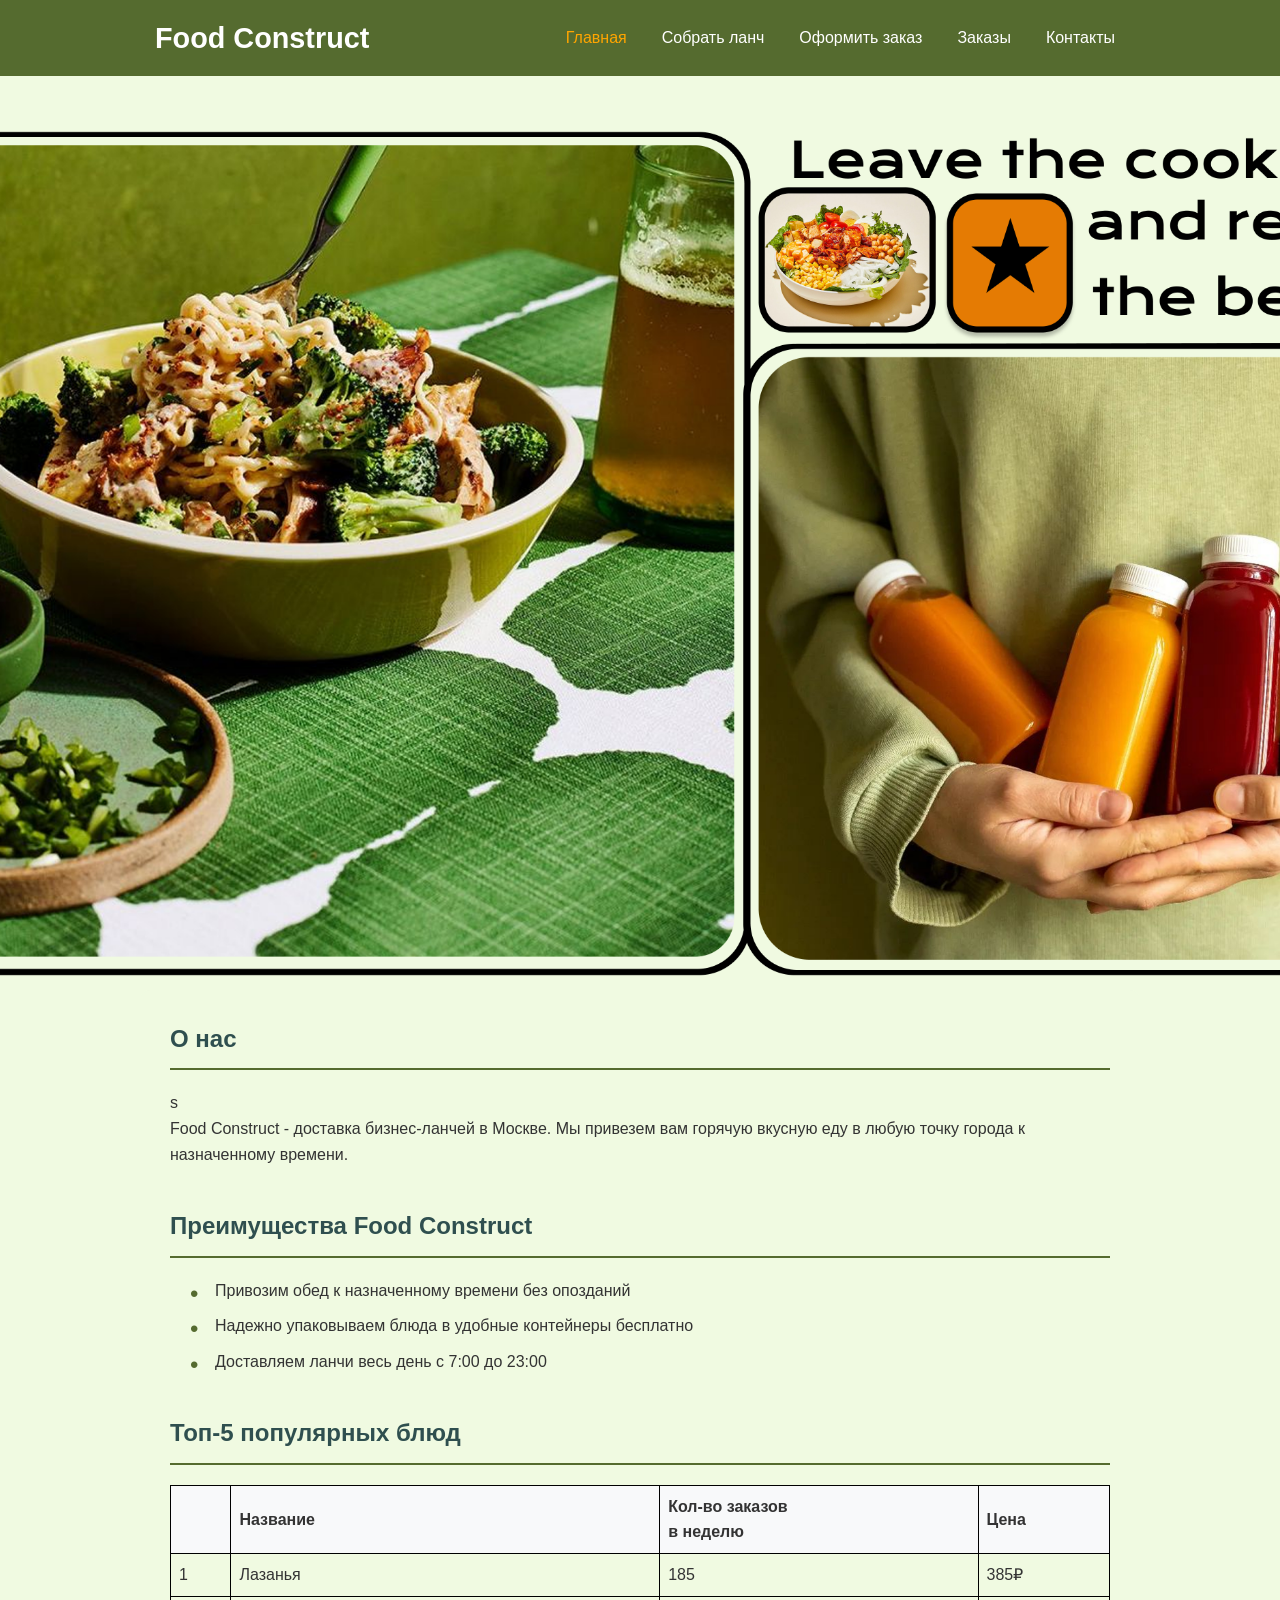
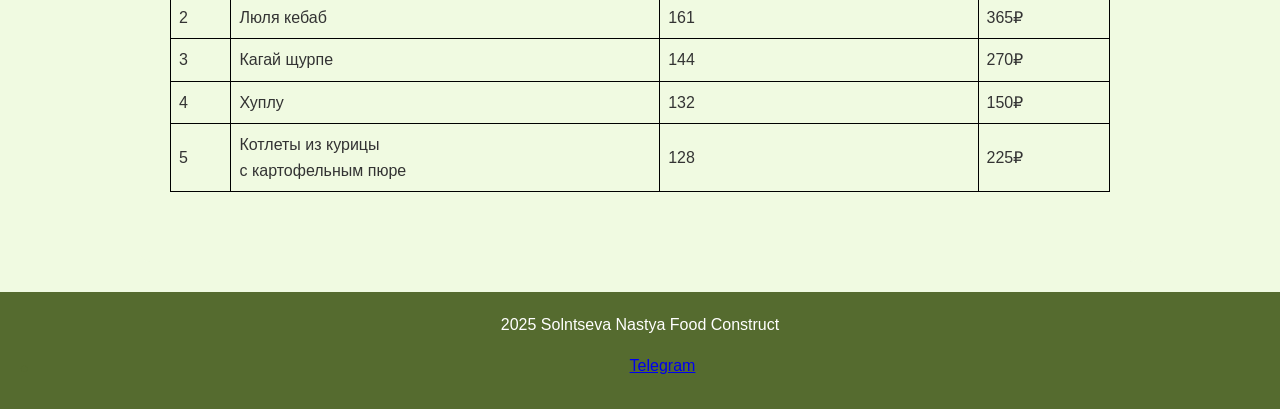
<file: index.html>
<!DOCTYPE html>
<html lang="ru">
<head>
    <meta charset="utf-8">
    <meta name="viewport" content="width=device-width, initial-scale=1">
    <title>Food Construct - Главная</title>
    <link rel="stylesheet" href="main.css">
    
    <style>
        body {
            background: url('photo/Frame 1.png') center top/auto 55% no-repeat;
            background-color: rgba(240, 250, 225, 1); 
            min-height: 100vh;
            width: 100%;
            display: flex;
            flex-direction: column;
            color: #333;
            line-height: 1.6;
        }
        
        .content-container {
            margin-top: 60vh;
            background: rgba(240, 250, 225, 1);
            padding: 30px;
            
        }

        table {
            width: 100%;
            border-collapse: collapse;
            margin-top: 20px;
        }

        th, td {
            border: 1px solid #000000;
            padding: 8px;
            text-align: left;
        }
    </style>
</head>
<body>
    <!-- Герой секция с изображением -->
    <div class="hero-section">
        <header>
            <div class="header-content">
                <div class="logo">Food Construct</div>
                <nav>
                    <a href="lab1.html" class="nav-link active">Главная</a>
                    <a href="lab2.html" class="nav-link">Собрать ланч</a>
                    <a href="order.html" class="nav-link">Оформить заказ</a>
                    <a href="#myorder" class="nav-link">Заказы</a>
                    <a href="#contacts" class="nav-link">Контакты</a>
                </nav>
            </div>
        </header>
    </div>

    <!-- Основной контент -->
    <div class="content-container">
        <main>
            <section>
                <h2>О нас</h2>s
                <p>
                    Food Construct - доставка бизнес-ланчей в Москве. Мы привезем вам горячую вкусную еду в любую точку города к назначенному времени.
                </p>
            </section>
        
            <section>
                <h2>Преимущества Food Construct</h2>
                <ul>
                    <li>Привозим обед к назначенному времени без опозданий</li>
                    <li>Надежно упаковываем блюда в удобные контейнеры бесплатно</li>
                    <li>Доставляем ланчи весь день с 7:00 до 23:00</li>
                </ul>
            </section>

            <section>
                <h2>Топ-5 популярных блюд</h2>
                <table>
                    <thead>
                        <tr>
                            <th></th>
                            <th>Название</th>
                            <th>Кол-во заказов<br>в неделю</th>
                            <th>Цена</th>
                        </tr>
                    </thead>
                    <tbody>
                        <tr>
                            <td>1</td>
                            <td>Лазанья</td>
                            <td>185</td>
                            <td>385₽</td>
                        </tr>
                        <tr>
                            <td>2</td>
                            <td>Люля кебаб</td>
                            <td>161</td>
                            <td>365₽</td>
                        </tr>
                        <tr>
                            <td>3</td>
                            <td>Кагай щурпе</td>
                            <td>144</td>
                            <td>270₽</td>
                        </tr>
                        <tr>
                            <td>4</td>
                            <td>Хуплу</td>
                            <td>132</td>
                            <td>150₽</td>
                        </tr>
                        <tr>
                            <td>5</td>
                            <td>Котлеты из курицы<br>с картофельным пюре</td>
                            <td>128</td>
                            <td>225₽</td>
                        </tr>
                    </tbody>
                </table>
            </section>
        </main>
    </div>

    <footer>
        <div id="contacts">
            <p>2025 Solntseva Nastya Food Construct</p>
            <ul class="social-links">
                <li><a href="#" target="_blank">Telegram</a></li>
            </ul>
        </div>
    </footer>
</body>
</html>
</file>
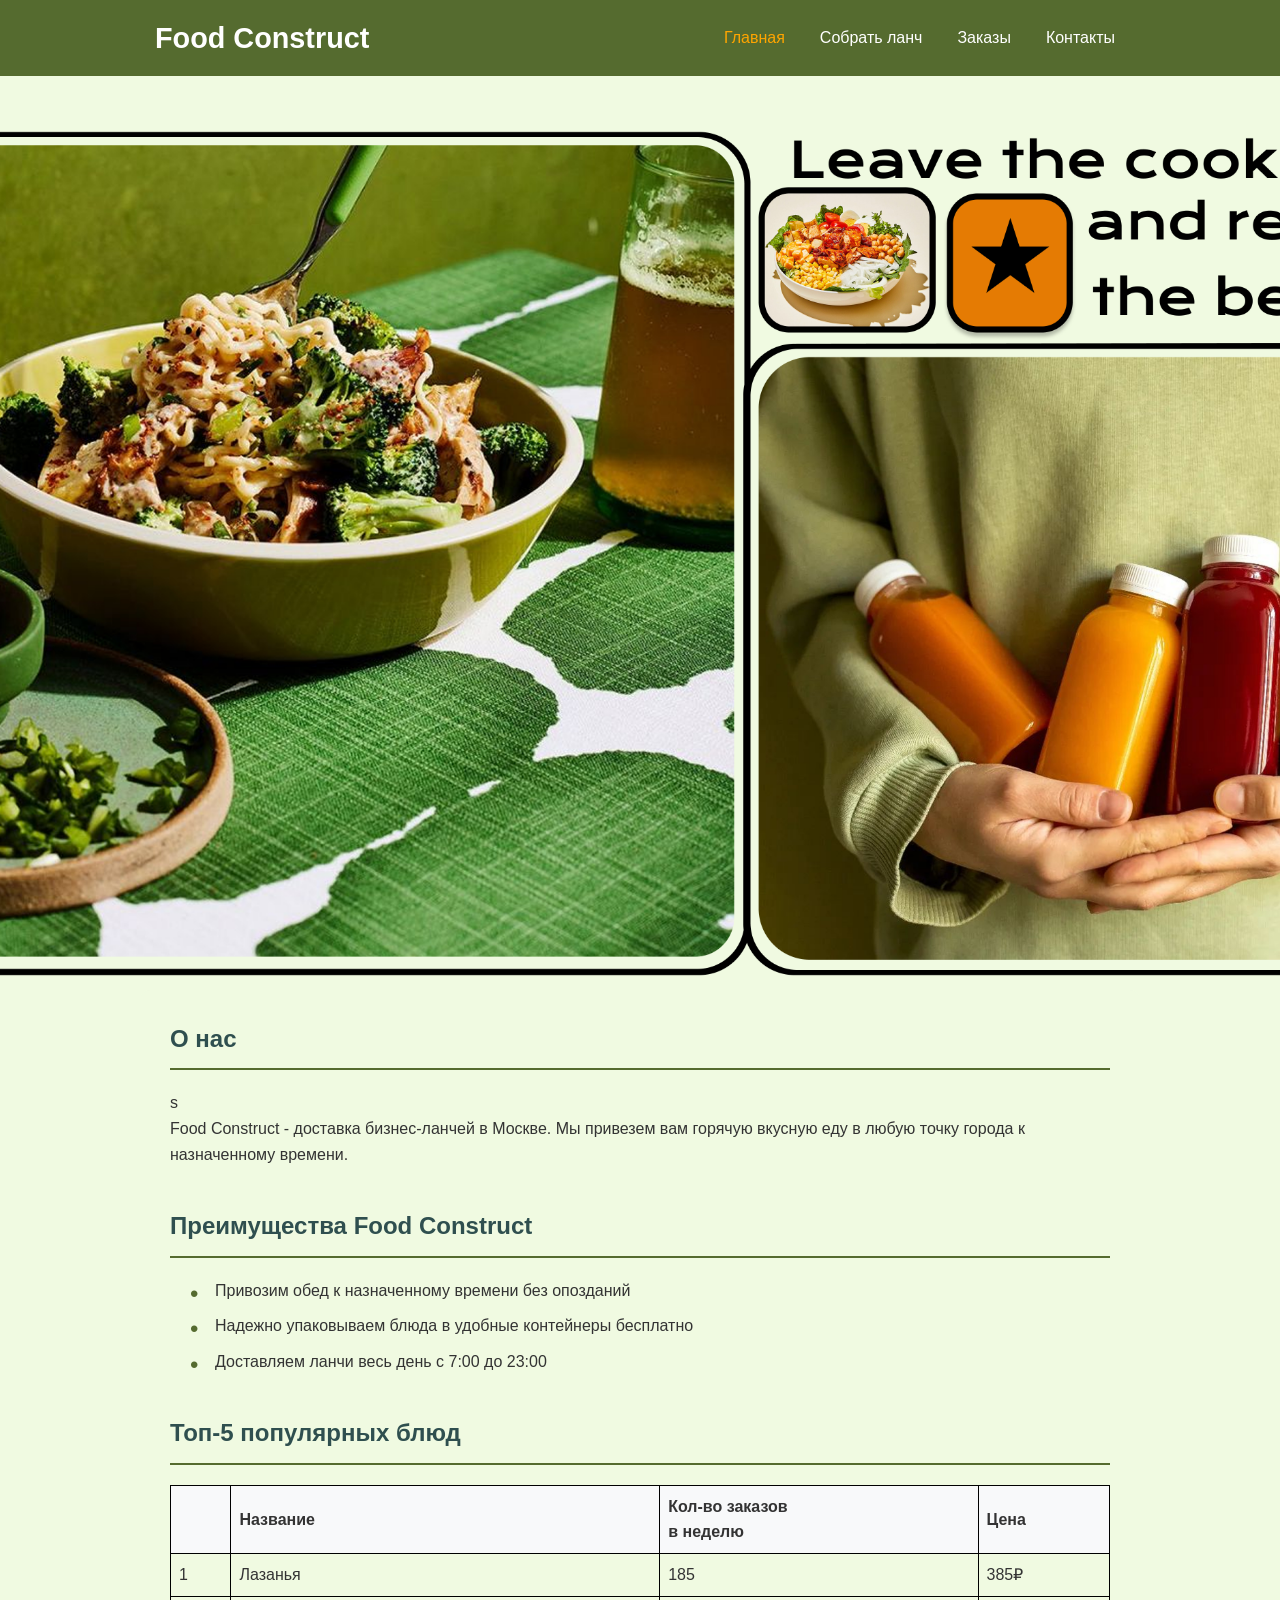
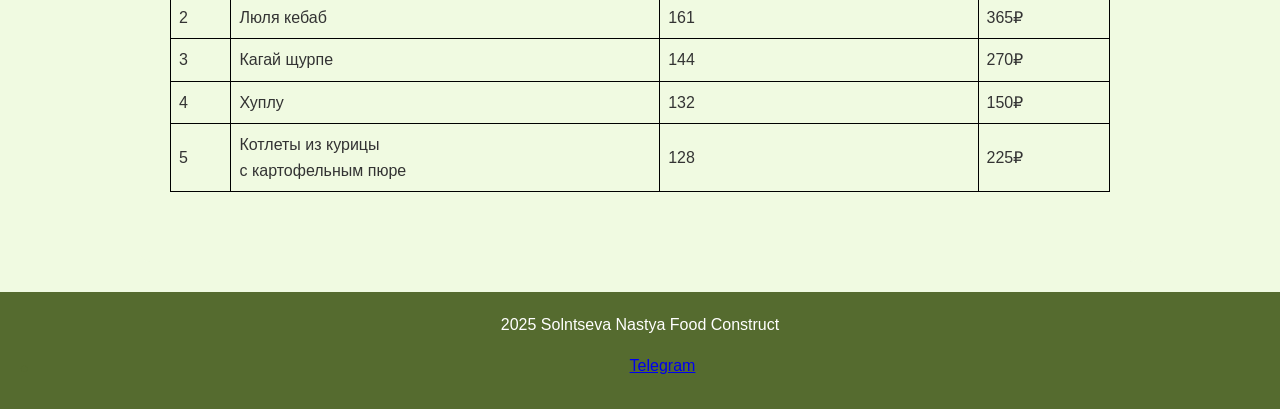
<file: webtech/index.html>
<!DOCTYPE html>
<html lang="ru">
<head>
    <meta charset="utf-8">
    <meta name="viewport" content="width=device-width, initial-scale=1">
    <title>Food Construct - Главная</title>
    <link rel="stylesheet" href="main.css">
    
    <style>
        body {
            background: url('photo/Frame 1.png') center top/auto 55% no-repeat;
            background-color: rgba(240, 250, 225, 1); 
            min-height: 100vh;
            width: 100%;
            display: flex;
            flex-direction: column;
            color: #333;
            line-height: 1.6;
        }
        
        .content-container {
            margin-top: 60vh;
            background: rgba(240, 250, 225, 1);
            padding: 30px;
            
        }

        table {
            width: 100%;
            border-collapse: collapse;
            margin-top: 20px;
        }

        th, td {
            border: 1px solid #000000;
            padding: 8px;
            text-align: left;
        }
    </style>
</head>
<body>
    <!-- Герой секция с изображением -->
    <div class="hero-section">
        <header>
            <div class="header-content">
                <div class="logo">Food Construct</div>
                <nav>
                    <a href="lab1.html" class="nav-link active">Главная</a>
                    <a href="lab2.html" class="nav-link">Собрать ланч</a>
                    <a href="#" class="nav-link">Заказы</a>
                    <a href="#contacts" class="nav-link">Контакты</a>
                </nav>
            </div>
        </header>
    </div>

    <!-- Основной контент -->
    <div class="content-container">
        <main>
            <section>
                <h2>О нас</h2>s
                <p>
                    Food Construct - доставка бизнес-ланчей в Москве. Мы привезем вам горячую вкусную еду в любую точку города к назначенному времени.
                </p>
            </section>
        
            <section>
                <h2>Преимущества Food Construct</h2>
                <ul>
                    <li>Привозим обед к назначенному времени без опозданий</li>
                    <li>Надежно упаковываем блюда в удобные контейнеры бесплатно</li>
                    <li>Доставляем ланчи весь день с 7:00 до 23:00</li>
                </ul>
            </section>

            <section>
                <h2>Топ-5 популярных блюд</h2>
                <table>
                    <thead>
                        <tr>
                            <th></th>
                            <th>Название</th>
                            <th>Кол-во заказов<br>в неделю</th>
                            <th>Цена</th>
                        </tr>
                    </thead>
                    <tbody>
                        <tr>
                            <td>1</td>
                            <td>Лазанья</td>
                            <td>185</td>
                            <td>385₽</td>
                        </tr>
                        <tr>
                            <td>2</td>
                            <td>Люля кебаб</td>
                            <td>161</td>
                            <td>365₽</td>
                        </tr>
                        <tr>
                            <td>3</td>
                            <td>Кагай щурпе</td>
                            <td>144</td>
                            <td>270₽</td>
                        </tr>
                        <tr>
                            <td>4</td>
                            <td>Хуплу</td>
                            <td>132</td>
                            <td>150₽</td>
                        </tr>
                        <tr>
                            <td>5</td>
                            <td>Котлеты из курицы<br>с картофельным пюре</td>
                            <td>128</td>
                            <td>225₽</td>
                        </tr>
                    </tbody>
                </table>
            </section>
        </main>
    </div>

    <footer>
        <div id="contacts">
            <p>2025 Solntseva Nastya Food Construct</p>
            <ul class="social-links">
                <li><a href="#" target="_blank">Telegram</a></li>
            </ul>
        </div>
    </footer>
</body>
</html>
</file>
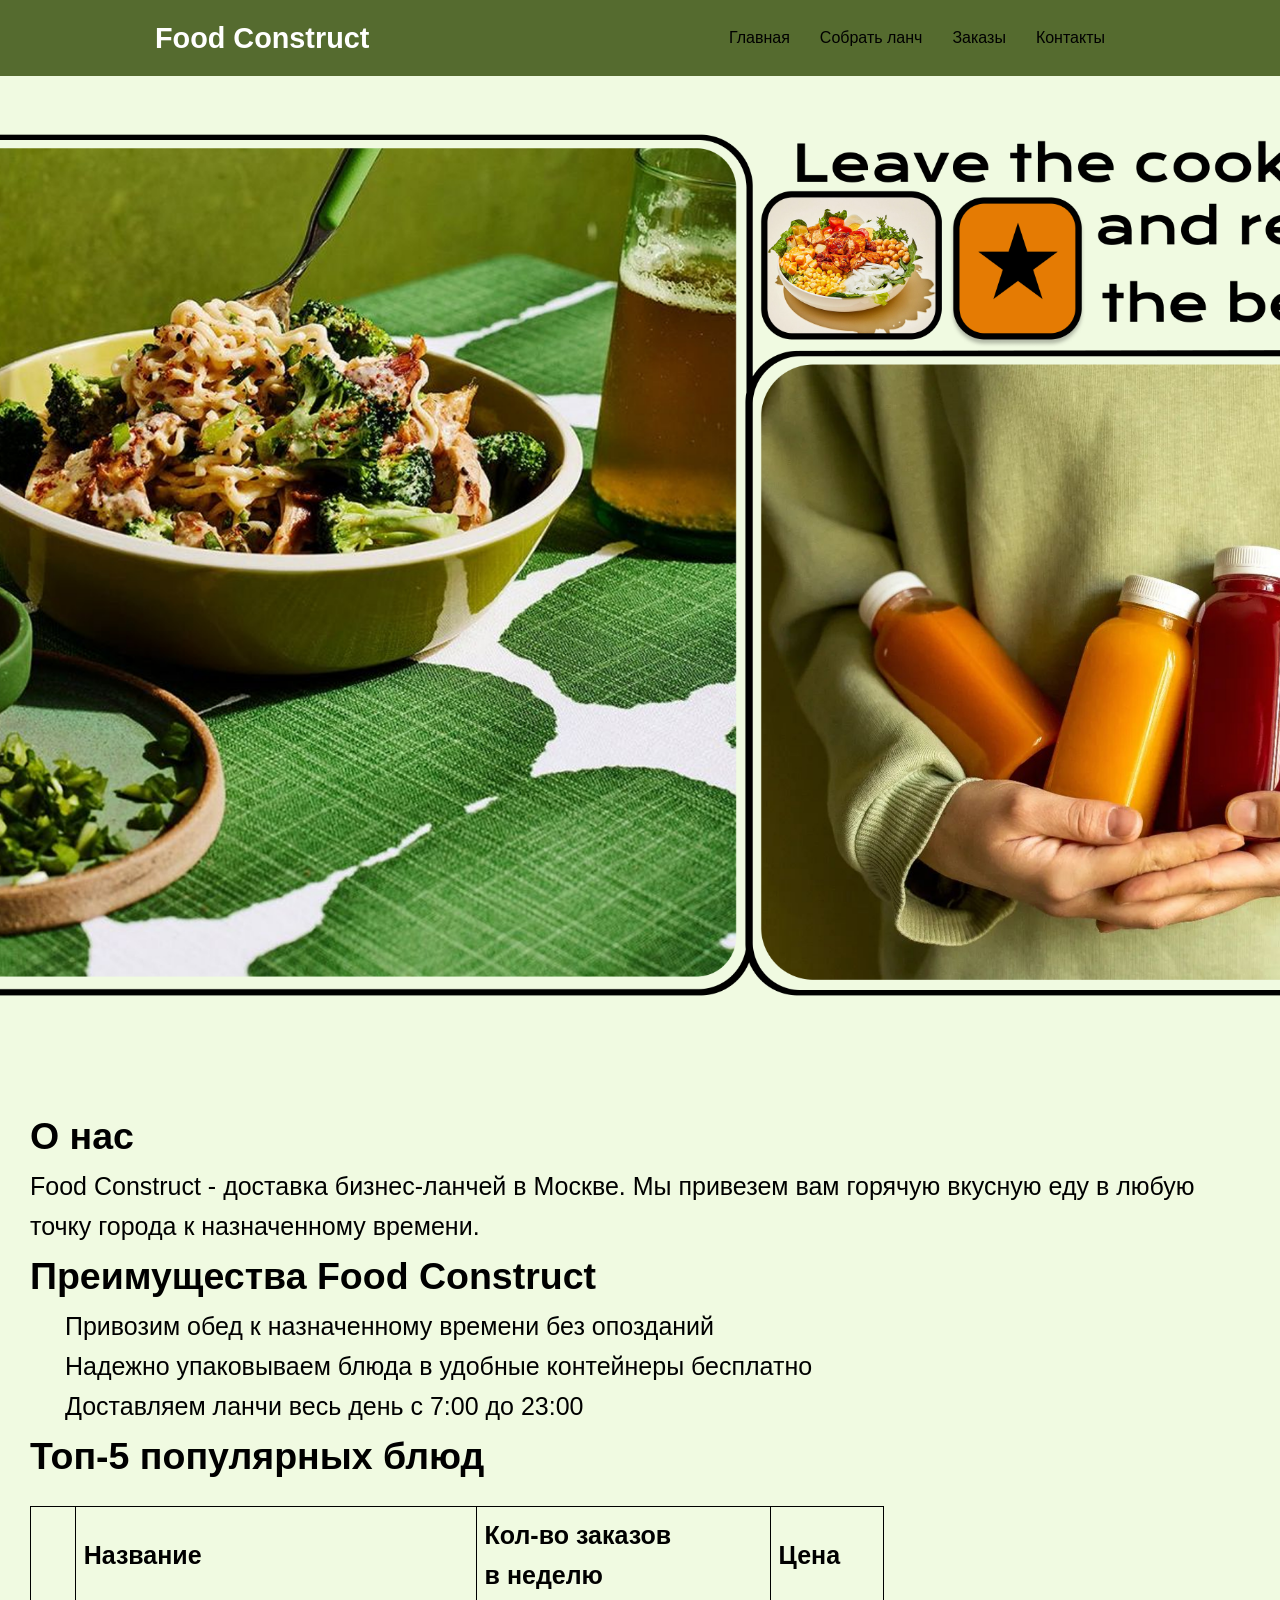
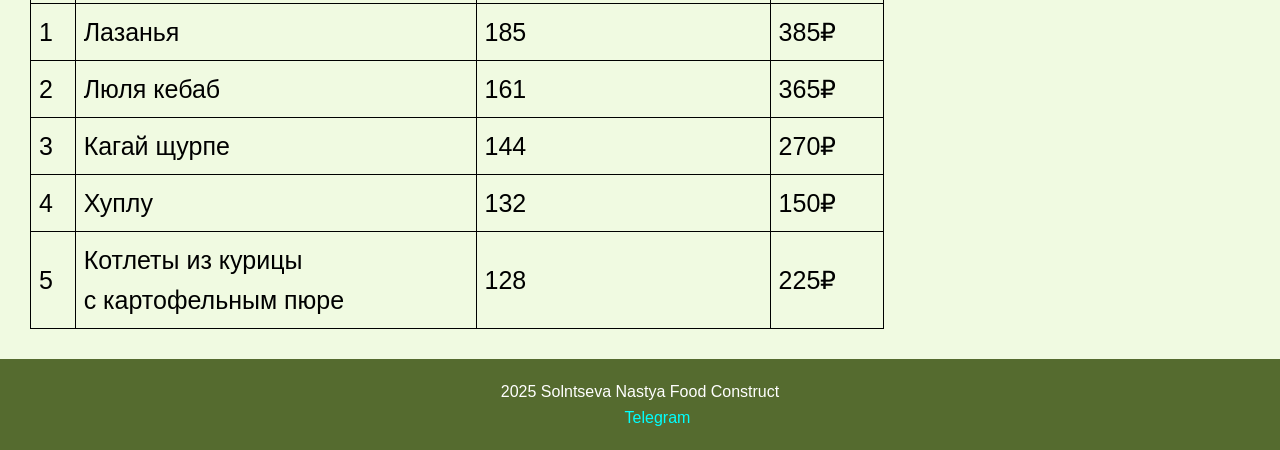
<file: lab1.html>
<!DOCTYPE html>
<html lang="ru">
<head>
    <meta charset="utf-8">
    <meta name="viewport" content="width=device-width, initial-scale=1">
    <title>lab1</title>
    <style>
     * {
            margin: 0;
            padding: 0;
            box-sizing: border-box;
            font-family: 'Arial', sans-serif;
        }
        
        body {
              background: url('Frame 1.png') center top/auto 55% no-repeat;
                background-color: rgba(240, 250, 225, 1); /* Цвет фона */
                min-height: 100vh;
                width: 100%;
                display: flex;
                flex-direction: column;
                justify-content: space-between;
                color: #333;
                line-height: 1.6;
        }
        
        .hero-section {
            
             display: flex;
            justify-content: space-between;
            align-items: center;
            max-width: 1000px;
            margin: 0 auto;
            padding: 0 15px;
        }
         .top-level-container {
            display: flex;
            justify-content: space-between;
            align-items: flex-start;
            width: 100%;
            padding: 20px 0;
        }
        
        
        
        .logo {
            font-size: 1.8rem;
            font-weight: bold;
        }
        
        header {
           background-color: #556B2F;
            color: white;
            padding: 15px 0;
        }
        
   
    .content-container {
        margin-top: 1000px; /* Подвиньте на нужную высоту */
        background: rgba(240, 250, 225, 1);
        padding: 30px;
        
    }

    nav {
            display: flex;
            gap: 10px;
            flex-wrap: wrap;
        }
        
  

    nav a {
        margin-right: 20px;
        color: #000000;
    }

    a:hover {
        color: orange;
    }

    ul {
            list-style-type: none;
            padding-left: 35px; /* Увеличенный отступ слева для списка */
        }

    a {
        text-decoration: none;
        color: aqua; /* Цвет навигации в вашем дизайне */
    }

    th, td {
        border: 1px solid #000000;
        padding: 8px;
        text-align: left;
    }

    table {
        width: 70%;
        border-collapse: collapse;
        margin-top: 20px;
    }

    footer {
            background-color: #556B2F;
            color: white;
            text-align: center;
            padding: 20px 0;
            margin-top: auto;
        }
        
    section {
        font-family: Arial, Helvetica, sans-serif;
        font-size: 25px;
        color: #000000;
    }
</style>
</head>
<body>
    <header>
        <div class="hero-section">
            <div class="logo">Food Construct</div>
            <nav>
                <a href="lab1.html" class="nav-link">Главная</a>
                <a href="lab2.html" class="nav-link active">Собрать ланч</a>
                <a href="#" class="nav-link">Заказы</a>
                <a href="#contacts" class="nav-link">Контакты</a>
            </nav>
        </div>
    </header>

    <div class="content-container">
        <main>
            <section>
                <h2>О нас</h2>
                <p>
                    Food Construct - доставка бизнес-ланчей в Москве. Мы привезем вам горячую вкусную еду в любую точку города к назначенному времени.
                </p>
            </section>
        </main>
        
        <section>
            <h2>Преимущества Food Construct</h2>
            <ul>
                <li>Привозим обед к назначенному времени без опозданий</li>
                <li>Надежно упаковываем блюда в удобные контейнеры бесплатно</li>
                <li>Доставляем ланчи весь день с 7:00 до 23:00</li>
            </ul>
        </section>

        <section>
            <h2>Топ-5 популярных блюд</h2>
            <table>
                <thead>
                    <tr>
                        <th></th>
                        <th>Название</th>
                        <th>Кол-во заказов<br>в неделю</th>
                        <th>Цена</th>
                    </tr>
                </thead>
                <tbody>
                    <tr>
                        <td>1</td>
                        <td>Лазанья</td>
                        <td>185</td>
                        <td>385₽</td>
                    </tr>
                    <tr>
                        <td>2</td>
                        <td>Люля кебаб</td>
                        <td>161</td>
                        <td>365₽</td>
                    </tr>
                    <tr>
                        <td>3</td>
                        <td>Кагай щурпе</td>
                        <td>144</td>
                        <td>270₽</td>
                    </tr>
                    <tr>
                        <td>4</td>
                        <td>Хуплу</td>
                        <td>132</td>
                        <td>150₽</td>
                    </tr>
                    <tr>
                        <td>5</td>
                        <td>Котлеты из курицы<br>с картофельным пюре</td>
                        <td>128</td>
                        <td>225₽</td>
                    </tr>
                </tbody>
            </table>
        </section>
    </div>

    <footer class="bg-gray-800 text-white py-8 mt-auto">
        <div id="contacts">
            <p>2025 Solntseva Nastya Food Construct</p>
            <ul class="social-links">
                <li><a href="#" target="_blank">Telegram</a></li>
            </ul>
        </div>
    </footer>
</body>
</html>
</file>
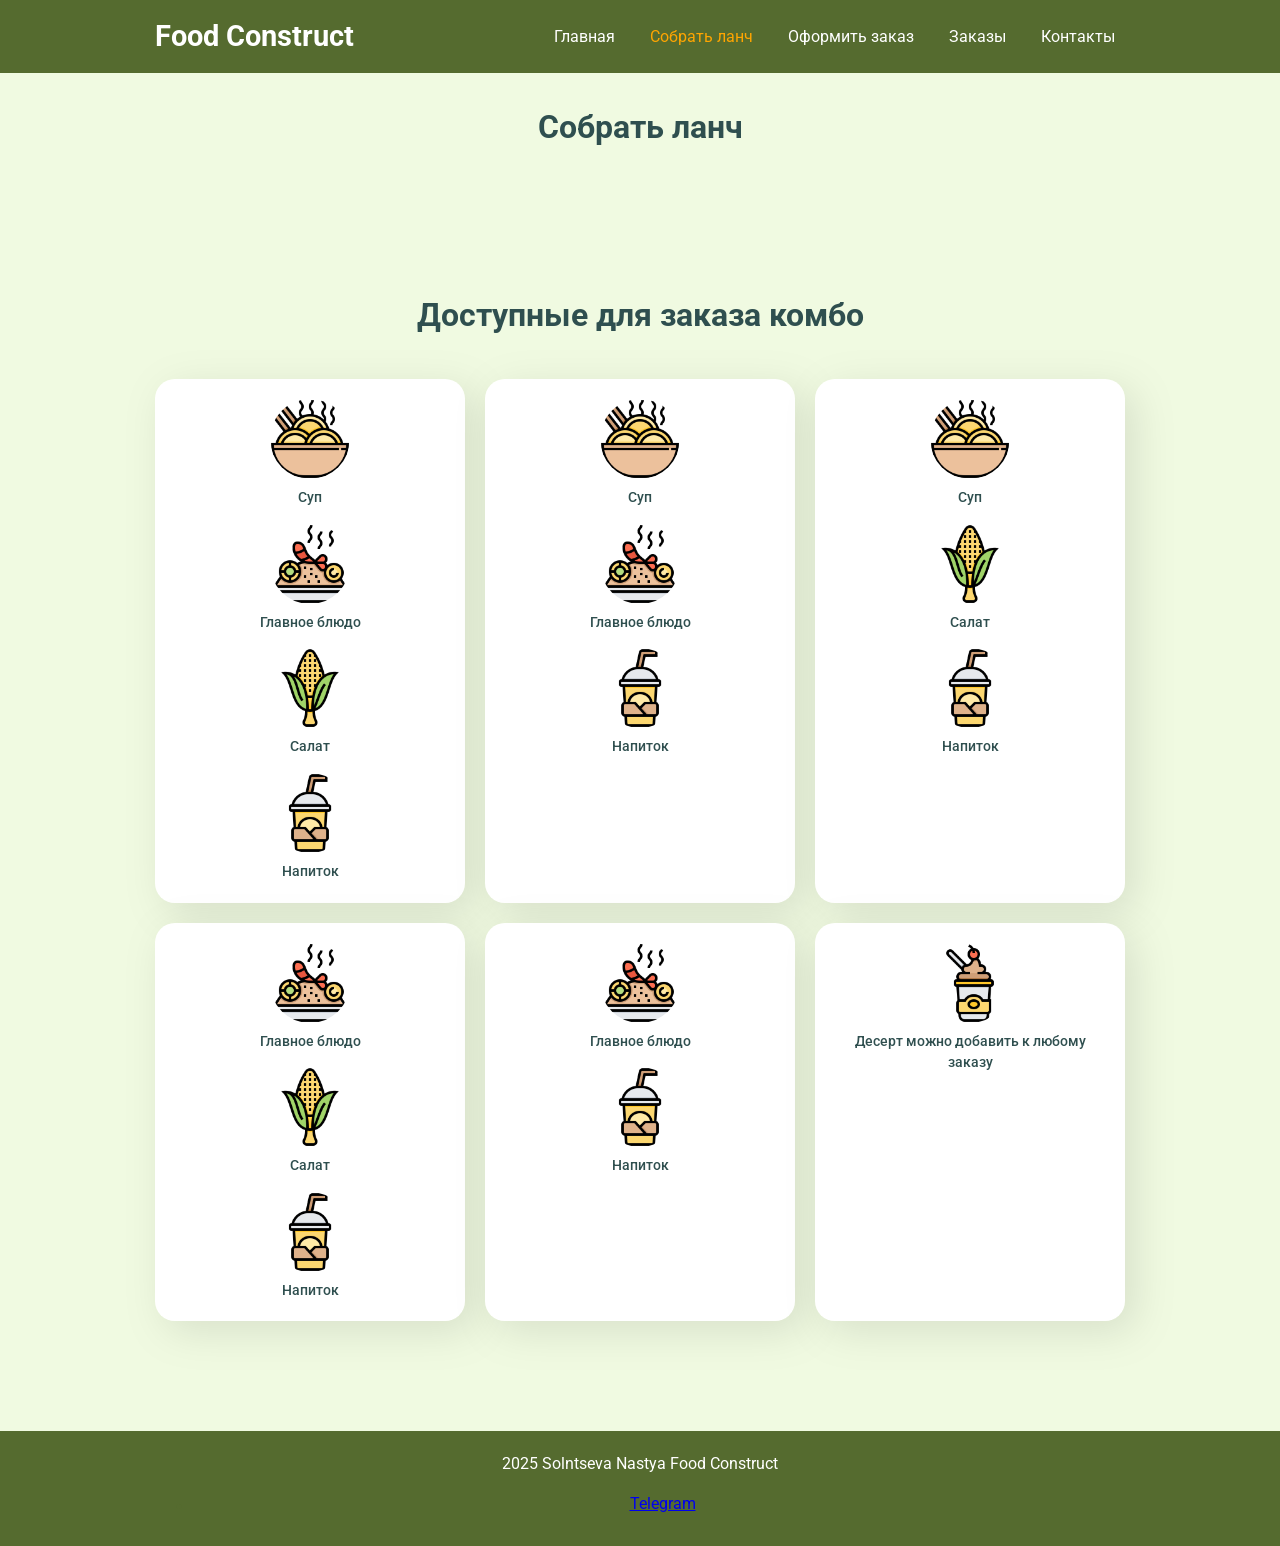
<file: lab2.html>
<!DOCTYPE html>
<html lang="ru">
<head>
    <meta charset="UTF-8">
    <meta name="viewport" content="width=device-width, initial-scale=1.0">
    <title>Food Construct - Собрать ланч</title>
    <link href="https://fonts.googleapis.com/css2?family=Roboto:wght@400;500;700&display=swap" rel="stylesheet">
    <link rel="stylesheet" href="main.css">
    <link rel="stylesheet" href="lunch.css">
</head>
<body>
    <header>
        <div class="header-content">
            <div class="logo">Food Construct</div>
            <nav>
                <a href="index.html" class="nav-link">Главная</a>
                <a href="lab2.html" class="nav-link active">Собрать ланч</a>
                <a href="order.html" class="nav-link">Оформить заказ</a>
                <a href="#myorder" class="nav-link">Заказы</a>
                <a href="#contacts" class="nav-link">Контакты</a>
            </nav>
        </div>
    </header>

    <main>
        <h1>Собрать ланч</h1>
    </main>

    <!-- Блок с комбо-ланчами -->
        <section class="combo-section">
            <div class="combo-container">
                <h2>Доступные для заказа комбо</h2>
                
                <div class="combo-grid">
                    <!-- Комбо 1 -->
                    <div class="combo-item">
                        <div class="combo-dish">
                            <img src="icons/icons/soup.png" alt="Суп" class="combo-image">
                            <span>Суп</span>
                        </div>
                        <div class="combo-dish">
                            <img src="icons/icons/main.png" alt="Главное блюдо" class="combo-image">
                            <span>Главное блюдо</span>
                        </div>
                        <div class="combo-dish">
                            <img src="icons/icons/salad.png" alt="Салат" class="combo-image">
                            <span>Салат</span>
                        </div>
                        <div class="combo-dish">
                            <img src="icons/icons/drink.png" alt="Напиток" class="combo-image">
                            <span>Напиток</span>
                        </div>
                    </div>
                    
                    <!-- Комбо 2 -->
                    <div class="combo-item">
                        <div class="combo-dish">
                            <img src="icons/icons/soup.png" alt="Суп" class="combo-image">
                            <span>Суп</span>
                        </div>
                        <div class="combo-dish">
                            <img src= "icons/icons/main.png" alt="Главное блюдо" class="combo-image">
                            <span>Главное блюдо</span>
                        </div>
                        <div class="combo-dish">
                            <img src= "icons/icons/drink.png" alt="Напиток" class="combo-image">
                            <span>Напиток</span>
                        </div>
                    </div>
                    
                    <!-- Комбо 3 -->
                    <div class="combo-item">
                        <div class="combo-dish">
                            <img src="icons/icons/soup.png" alt="Суп" class="combo-image">
                            <span>Суп</span>
                        </div>
                        <div class="combo-dish">
                            <img src="icons/icons/salad.png" alt="Салат" class="combo-image">
                            <span>Салат</span>
                        </div>
                        <div class="combo-dish">
                            <img src="icons/icons/drink.png" alt="Напиток" class="combo-image">
                            <span>Напиток</span>
                        </div>
                    </div>
                    
                    <!-- Комбо 4 -->
                    <div class="combo-item">
                        <div class="combo-dish">
                            <img src="icons/icons/main.png" alt="Главное блюдо" class="combo-image">
                            <span>Главное блюдо</span>
                        </div>
                        <div class="combo-dish">
                            <img src="icons/icons/salad.png" alt="Салат" class="combo-image">
                            <span>Салат</span>
                        </div>
                        <div class="combo-dish">
                            <img src="icons/icons/drink.png" alt="Напиток" class="combo-image">
                            <span>Напиток</span>
                        </div>
                    </div>
                    
                    <!-- Комбо 5 -->
                    <div class="combo-item">
                        <div class="combo-dish">
                            <img src="icons/icons/main.png"Главное блюдо" class="combo-image">
                            <span>Главное блюдо</span>
                        </div>
                        <div class="combo-dish">
                            <img src="icons/icons/drink.png" alt="Напиток" class="combo-image">
                            <span>Напиток</span>
                        </div>
                    </div>
                    <div class="combo-item">
                        <div class="combo-dish">
                            <img src="icons/icons/desert.png"Главное блюдо" class="combo-image">
                            <span>Десерт можно добавить к любому заказу</span>
                        </div>
                        
                    </div>
                </div>
                
            </div>
        </section>
   
    <footer id="contacts">
        <div class="footer-content">
            <p>2025 Solntseva Nastya Food Construct</p>
            <ul class="social-links">
                <li><a href="#" target="_blank">Telegram</a></li>
            </ul>
        </div>
    </footer>

    <!-- Подключаем JavaScript файлы -->
   <!-- Подключаем JavaScript файлы -->
<input type="hidden" id="selected-soup" name="selected_soup">
<input type="hidden" id="selected-main" name="selected_main">
<input type="hidden" id="selected-salad" name="selected_salad">
<input type="hidden" id="selected-drink" name="selected_drink">
<input type="hidden" id="selected-dessert" name="selected_dessert">
<input type="hidden" id="total-price" name="total_price">
<script src="./dishes.js"></script>
<script src="./displayDishes.js"></script>
<script src="./orderManager.js"></script>
<script src="./validation.js"></script>
<script src="./storageManager.js"></script>
<script src="./orderManager.js"></script>
<script src="./checkoutPanel.js"></script>
</body>
</html>
</file>
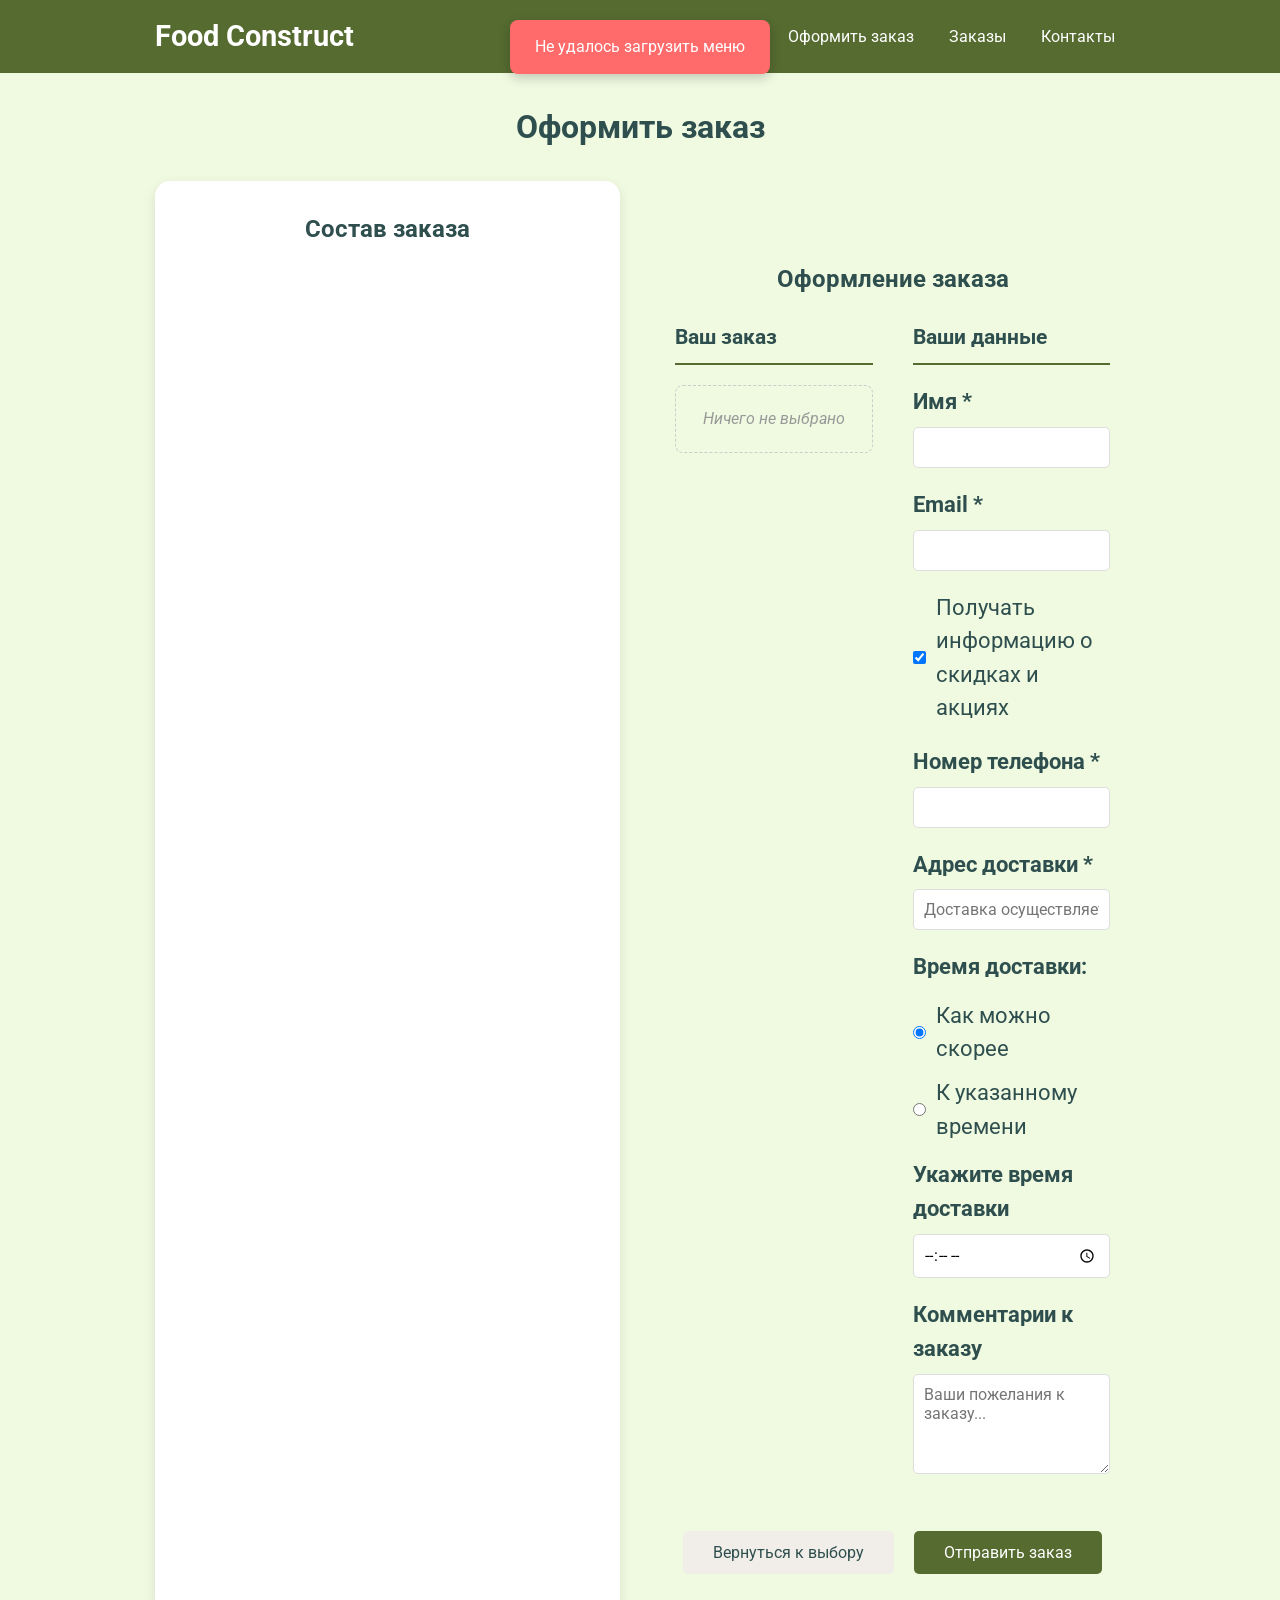
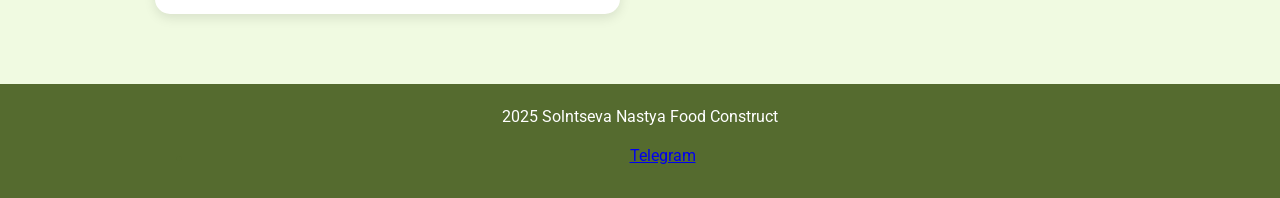
<file: order.html>
<!DOCTYPE html>
<html lang="ru">
<head>
    <meta charset="UTF-8">
    <meta name="viewport" content="width=device-width, initial-scale=1.0">
    <title>Food Construct - Оформить заказ</title>
    <link href="https://fonts.googleapis.com/css2?family=Roboto:wght@400;500;700&display=swap" rel="stylesheet">
    <link rel="stylesheet" href="main.css">
    <link rel="stylesheet" href="lunch.css">
</head>
<body>
    <header>
        <div class="header-content">
            <div class="logo">Food Construct</div>
            <nav>
                <a href="index.html" class="nav-link">Главная</a>
                <a href="lab2.html" class="nav-link">Собрать ланч</a>
                <a href="order.html" class="nav-link">Оформить заказ</a>
                <a href="#myorder" class="nav-link">Заказы</a>
                <a href="#contacts" class="nav-link">Контакты</a>
            </nav>
        </div>
    </header>

    <main>
        <h1>Оформить заказ</h1>
        
        <div class="order-page-container">
            <!-- Раздел "Состав заказа" -->
            <section class="order-composition">
                <h2>Состав заказа</h2>
                <div id="order-items-container">
                    <!-- Блюда будут загружены динамически -->
                </div>
            </section>
            
            <!-- Раздел "Оформление заказа" -->
            <section class="order-form-section">
                <h2>Оформление заказа</h2>
                <div class="order-container">
                    <form id="order-form" method="POST">
                        <div class="form-columns">
                            <!-- Блок с заказом -->
                            <div class="order-block">
                                <h3>Ваш заказ</h3>
                                
                                <div id="order-display">
                                    <div class="order-summary">
                                        <p class="no-selection-message">Ничего не выбрано</p>
                                        <div class="order-category" id="soup-category" style="display: none;">
                                            <h4>Суп</h4>
                                            <p class="no-selection">Блюдо не выбрано</p>
                                        </div>
                                        <div class="order-category" id="main-category" style="display: none;">
                                            <h4>Главное блюдо</h4>
                                            <p class="no-selection">Блюдо не выбрано</p>
                                        </div>
                                        <div class="order-category" id="salad-category" style="display: none;">
                                            <h4>Салат или стартер</h4>
                                            <p class="no-selection">Блюдо не выбрано</p>
                                        </div>
                                        <div class="order-category" id="drink-category" style="display: none;">
                                            <h4>Напиток</h4>
                                            <p class="no-selection">Блюдо не выбрано</p>
                                        </div>
                                        <div class="order-category" id="dessert-category" style="display: none;">
                                            <h4>Десерт</h4>
                                            <p class="no-selection">Блюдо не выбрано</p>
                                        </div>
                                        <div class="order-total" id="order-total" style="display: none;">
                                            <h4>Стоимость заказа</h4>
                                            <p class="total-price">0₽</p>
                                        </div>
                                    </div>
                                </div>
                            </div>
                            
                            <!-- Блок с данными клиента -->
                            <div class="customer-block">
                                <h3>Ваши данные</h3>
                                
                                <div class="form-group">
                                    <label for="full_name">Имя *</label>
                                    <input type="text" id="full_name" name="full_name" required>
                                </div>
                                
                                <div class="form-group">
                                    <label for="email">Email *</label>
                                    <input type="email" id="email" name="email" required>
                                </div>
                                
                                <div class="form-group checkbox-group">
                                    <input type="checkbox" id="subscribe" name="subscribe" value="1" checked>
                                    <label for="subscribe">Получать информацию о скидках и акциях</label>
                                </div>
                                
                                <div class="form-group">
                                    <label for="phone">Номер телефона *</label>
                                    <input type="tel" id="phone" name="phone" required>
                                </div>
                                
                                <div class="form-group">
                                    <label for="delivery_address">Адрес доставки *</label>
                                    <input type="text" id="delivery_address" name="delivery_address" required placeholder="Доставка осуществляется только по Москве">
                                </div>
                                
                                <div class="form-group">
                                    <label>Время доставки:</label>
                                    <div class="radio-group">
                                        <div class="radio-option">
                                            <input type="radio" id="delivery-time-now" name="delivery_type" value="now" required checked>
                                            <label for="delivery-time-now">Как можно скорее</label>
                                        </div>
                                        <div class="radio-option">
                                            <input type="radio" id="delivery-time-specific" name="delivery_type" value="by_time" required>
                                            <label for="delivery-time-specific">К указанному времени</label>
                                        </div>
                                    </div>
                                    
                                    <label for="delivery_time">Укажите время доставки</label>
                                    <input type="time" id="delivery_time" name="delivery_time" min="07:00" max="23:00" step="300">
                                </div>
                                
                                <div class="form-group">
                                    <label for="comment">Комментарии к заказу</label>
                                    <textarea id="comment" name="comment" rows="4" placeholder="Ваши пожелания к заказу..."></textarea>
                                </div>
                            </div>
                        </div>
                        
                        <div class="form-buttons">
                            <button type="button" class="reset-btn" onclick="window.location.href='lab2.html'">Вернуться к выбору</button>
                            <button type="submit" class="submit-btn">Отправить заказ</button>
                        </div>
                    </form>
                </div>
            </section>
        </div>
    </main>

    <footer id="contacts">
        <div class="footer-content">
            <p>2025 Solntseva Nastya Food Construct</p>
            <ul class="social-links">
                <li><a href="#" target="_blank">Telegram</a></li>
            </ul>
        </div>
    </footer>

    <script src="./dishes.js"></script>
    <script src="./orderManager.js"></script>
    <script src="./orderPage.js"></script>
    <script src="./storageManager.js"></script>
</body>
</html>
</file>
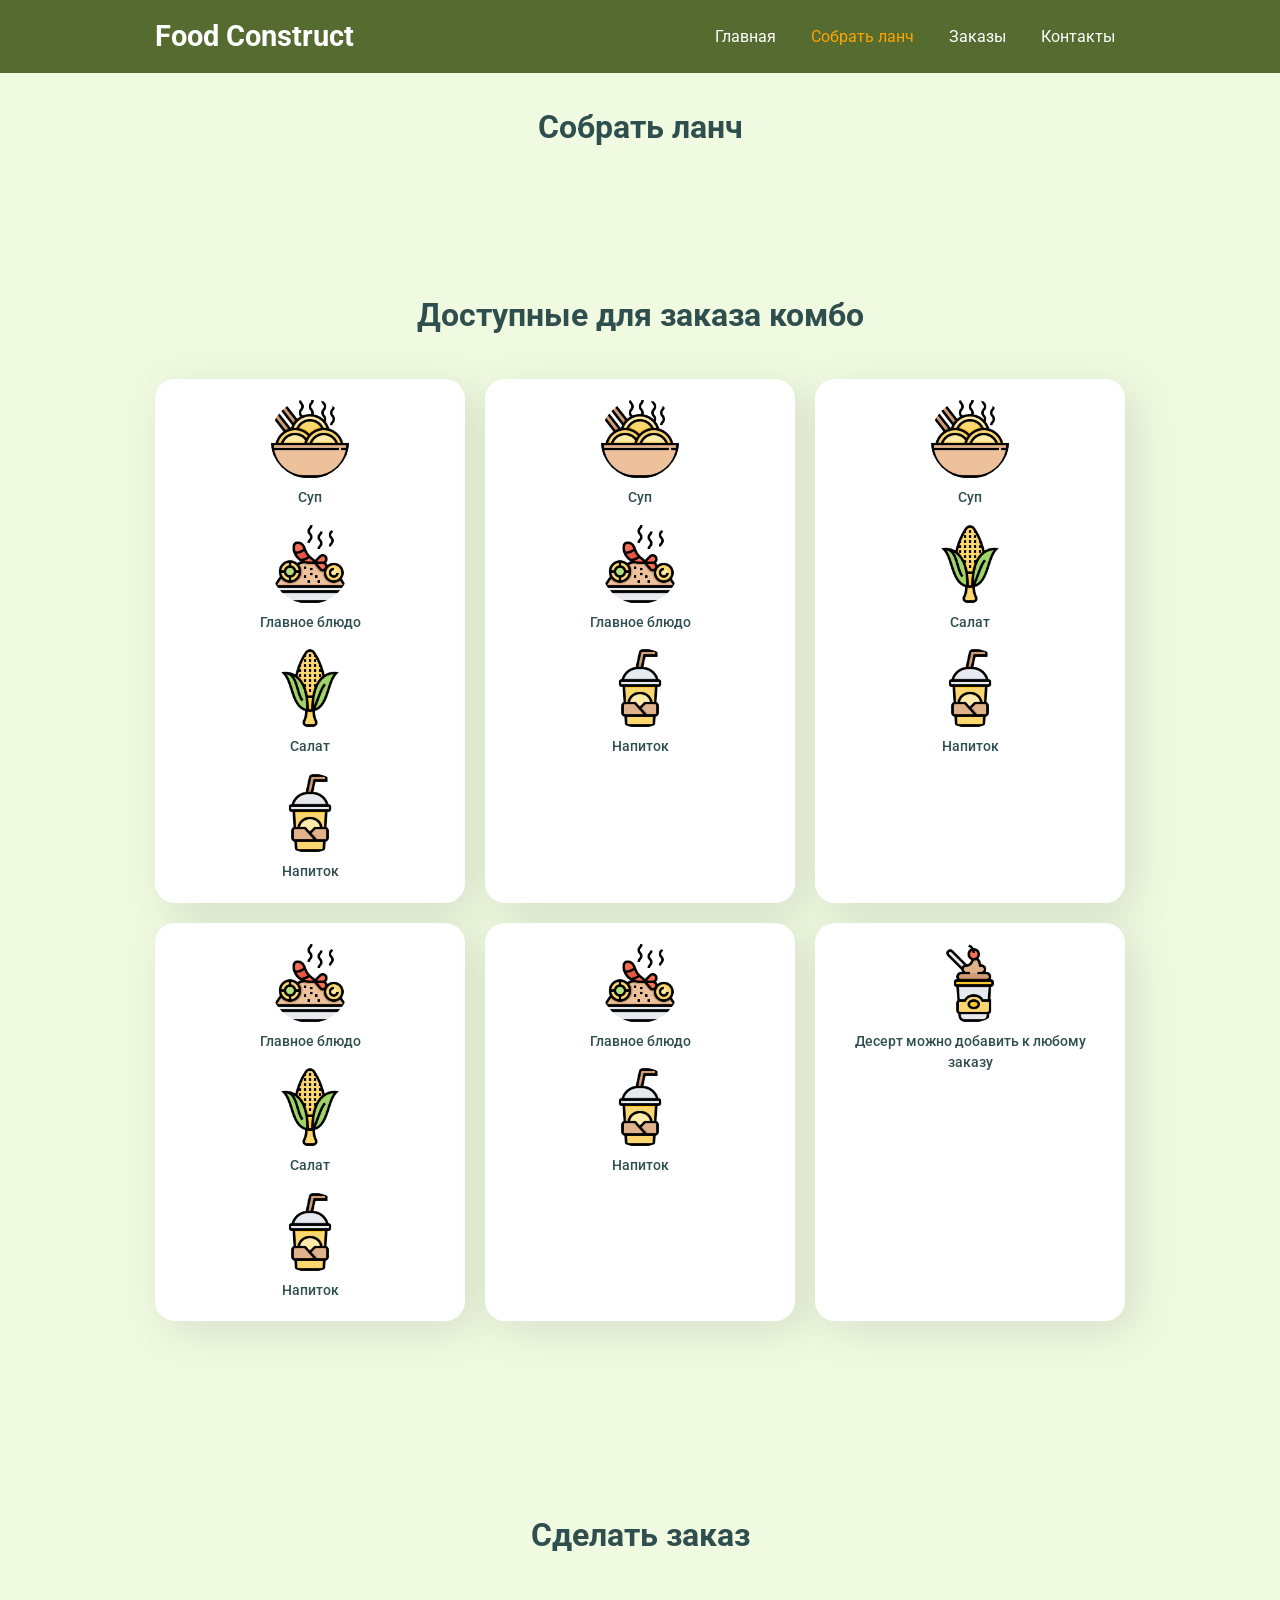
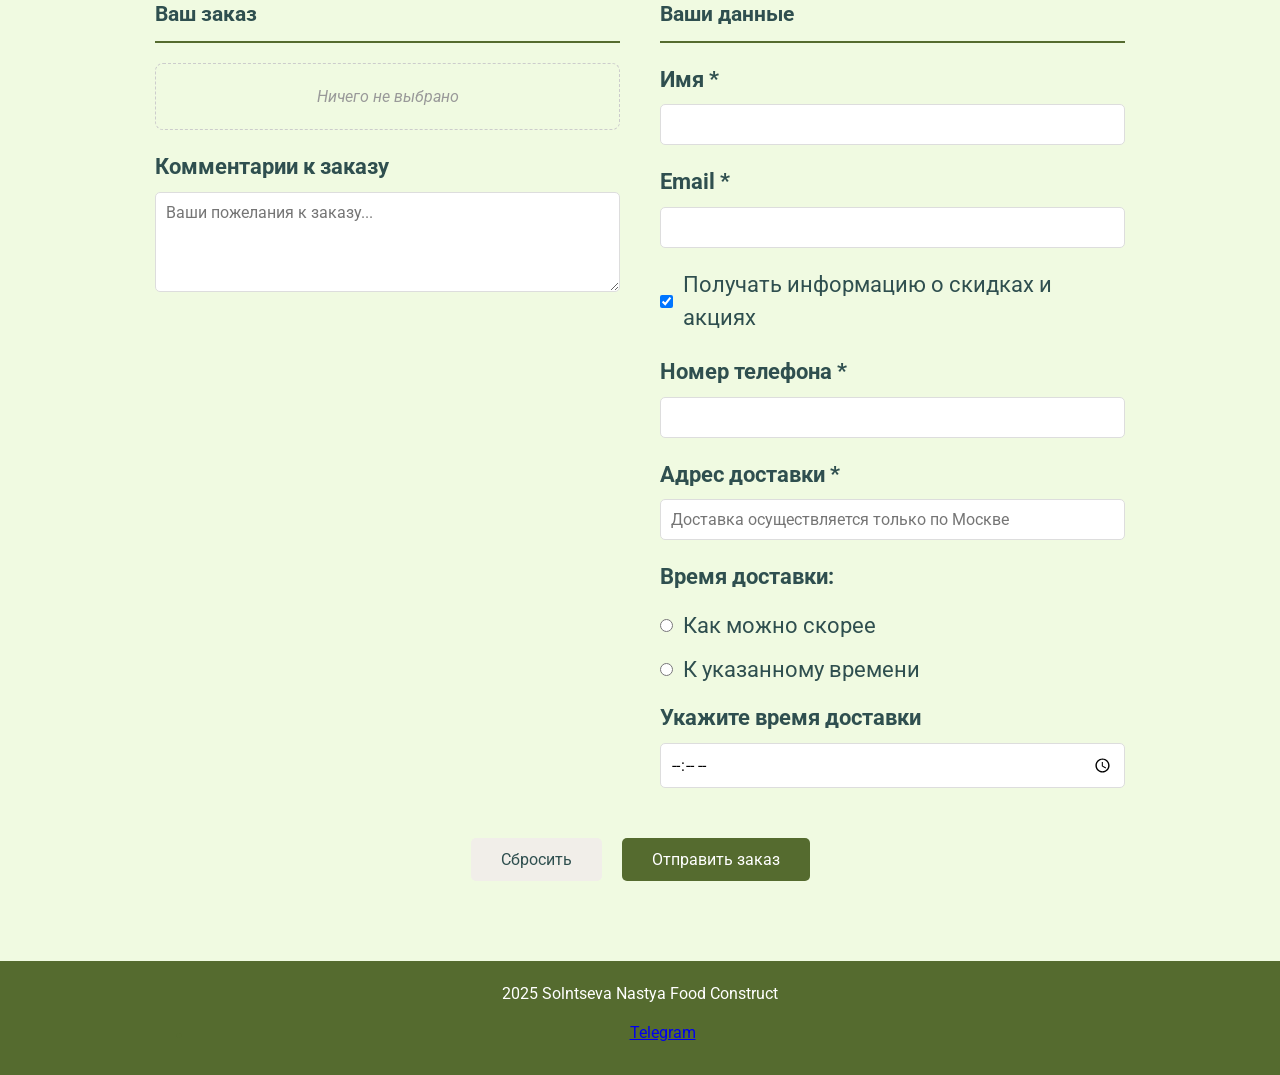
<file: webtech/lab2.html>
<!DOCTYPE html>
<html lang="ru">
<head>
    <meta charset="UTF-8">
    <meta name="viewport" content="width=device-width, initial-scale=1.0">
    <title>Food Construct - Собрать ланч</title>
    <link href="https://fonts.googleapis.com/css2?family=Roboto:wght@400;500;700&display=swap" rel="stylesheet">
    <link rel="stylesheet" href="main.css">
    <link rel="stylesheet" href="lunch.css">
</head>
<body>
    <header>
        <div class="header-content">
            <div class="logo">Food Construct</div>
            <nav>
                <a href="index.html" class="nav-link">Главная</a>
                <a href="lab2.html" class="nav-link active">Собрать ланч</a>
                <a href="#" class="nav-link">Заказы</a>
                <a href="#contacts" class="nav-link">Контакты</a>
            </nav>
        </div>
    </header>

    <main>
        <h1>Собрать ланч</h1>
    </main>

    <!-- Блок с комбо-ланчами -->
        <section class="combo-section">
            <div class="combo-container">
                <h2>Доступные для заказа комбо</h2>
                
                <div class="combo-grid">
                    <!-- Комбо 1 -->
                    <div class="combo-item">
                        <div class="combo-dish">
                            <img src="icons/icons/soup.png" alt="Суп" class="combo-image">
                            <span>Суп</span>
                        </div>
                        <div class="combo-dish">
                            <img src="icons/icons/main.png" alt="Главное блюдо" class="combo-image">
                            <span>Главное блюдо</span>
                        </div>
                        <div class="combo-dish">
                            <img src="icons/icons/salad.png" alt="Салат" class="combo-image">
                            <span>Салат</span>
                        </div>
                        <div class="combo-dish">
                            <img src="icons/icons/drink.png" alt="Напиток" class="combo-image">
                            <span>Напиток</span>
                        </div>
                    </div>
                    
                    <!-- Комбо 2 -->
                    <div class="combo-item">
                        <div class="combo-dish">
                            <img src="icons/icons/soup.png" alt="Суп" class="combo-image">
                            <span>Суп</span>
                        </div>
                        <div class="combo-dish">
                            <img src= "icons/icons/main.png" alt="Главное блюдо" class="combo-image">
                            <span>Главное блюдо</span>
                        </div>
                        <div class="combo-dish">
                            <img src= "icons/icons/drink.png" alt="Напиток" class="combo-image">
                            <span>Напиток</span>
                        </div>
                    </div>
                    
                    <!-- Комбо 3 -->
                    <div class="combo-item">
                        <div class="combo-dish">
                            <img src="icons/icons/soup.png" alt="Суп" class="combo-image">
                            <span>Суп</span>
                        </div>
                        <div class="combo-dish">
                            <img src="icons/icons/salad.png" alt="Салат" class="combo-image">
                            <span>Салат</span>
                        </div>
                        <div class="combo-dish">
                            <img src="icons/icons/drink.png" alt="Напиток" class="combo-image">
                            <span>Напиток</span>
                        </div>
                    </div>
                    
                    <!-- Комбо 4 -->
                    <div class="combo-item">
                        <div class="combo-dish">
                            <img src="icons/icons/main.png" alt="Главное блюдо" class="combo-image">
                            <span>Главное блюдо</span>
                        </div>
                        <div class="combo-dish">
                            <img src="icons/icons/salad.png" alt="Салат" class="combo-image">
                            <span>Салат</span>
                        </div>
                        <div class="combo-dish">
                            <img src="icons/icons/drink.png" alt="Напиток" class="combo-image">
                            <span>Напиток</span>
                        </div>
                    </div>
                    
                    <!-- Комбо 5 -->
                    <div class="combo-item">
                        <div class="combo-dish">
                            <img src="icons/icons/main.png"Главное блюдо" class="combo-image">
                            <span>Главное блюдо</span>
                        </div>
                        <div class="combo-dish">
                            <img src="icons/icons/drink.png" alt="Напиток" class="combo-image">
                            <span>Напиток</span>
                        </div>
                    </div>
                    <div class="combo-item">
                        <div class="combo-dish">
                            <img src="icons/icons/desert.png"Главное блюдо" class="combo-image">
                            <span>Десерт можно добавить к любому заказу</span>
                        </div>
                        
                    </div>
                </div>
                
            </div>
        </section>
    
    <!-- Форма заказа -->
    <section class="order-form-section">
        <div class="order-container">
            <h2>Сделать заказ</h2>
            
            <form id="order-form" action="https://httpbin.org/post" method="POST">
                <div class="form-columns">
                    <!-- Блок с заказом -->
                    <div class="order-block">
                        <h3>Ваш заказ</h3>
                        
                        <!-- Динамическое отображение выбранных блюд -->
                       <div id="order-display">
                            <div class="order-summary">
                                <p class="no-selection-message">Ничего не выбрано</p>
                                
                                <div class="order-category" id="soup-category" style="display: none;">
                                    <h4>Суп</h4>
                                    <p class="no-selection">Блюдо не выбрано</p>
                                </div>
                                
                                <div class="order-category" id="main-category" style="display: none;">
                                    <h4>Главное блюдо</h4>
                                    <p class="no-selection">Блюдо не выбрано</p>
                                </div>
                                
                                <div class="order-category" id="salad-category" style="display: none;"> <!-- ИСПРАВЛЕНО: salad вместо salat -->
                                    <h4>Салат или стартер</h4>
                                    <p class="no-selection">Блюдо не выбрано</p>
                                </div>
                                
                                <div class="order-category" id="drink-category" style="display: none;">
                                    <h4>Напиток</h4>
                                    <p class="no-selection">Блюдо не выбрано</p>
                                </div>
                                
                                <div class="order-category" id="dessert-category" style="display: none;">
                                    <h4>Десерт</h4>
                                    <p class="no-selection">Блюдо не выбрано</p>
                                </div>
                                
                                <div class="order-total" id="order-total" style="display: none;">
                                    <h4>Стоимость заказа</h4>
                                    <p class="total-price">0₽</p>
                                </div>
                            </div>
                        </div>
                                                
                        <!-- Скрытые поля для передачи данных выбранных блюд -->
                        <input type="hidden" id="selected-soup" name="selected_soup">
                        <input type="hidden" id="selected-main" name="selected_main">
                        <input type="hidden" id="selected-drink" name="selected_drink">
                        <input type="hidden" id="total-price" name="total_price">
                        
                        <div class="form-group">
                            <label for="comments">Комментарии к заказу</label>
                            <textarea id="comments" name="comments" rows="4" placeholder="Ваши пожелания к заказу..."></textarea>
                        </div>
                    </div>
                    
                    <!-- Блок с данными клиента -->
                    <div class="customer-block">
                        <h3>Ваши данные</h3>
                        
                        <div class="form-group">
                            <label for="name">Имя *</label>
                            <input type="text" id="name" name="name" required>
                        </div>
                        
                        <div class="form-group">
                            <label for="email">Email *</label>
                            <input type="email" id="email" name="email" required>
                        </div>
                        
                        <div class="form-group checkbox-group">
                            <input type="checkbox" id="newsletter" name="newsletter" checked>
                            <label for="newsletter">Получать информацию о скидках и акциях</label>
                        </div>
                        
                        <div class="form-group">
                            <label for="phone">Номер телефона *</label>
                            <input type="tel" id="phone" name="phone" required>
                        </div>
                        
                        <div class="form-group">
                            <label for="address">Адрес доставки *</label>
                            <input type="text" id="address" name="address" required placeholder="Доставка осуществляется только по Москве">
                        </div>
                        
                       <div class="form-group">
                        <label>Время доставки:</label>
                        <div class="radio-group">
                            <div class="radio-option">
                                <input type="radio" id="delivery-time-now" name="delivery_time_option" value="now" required>
                                <label for="delivery-time-now">Как можно скорее</label>
                            </div>
                            <div class="radio-option">
                                <input type="radio" id="delivery-time-specific" name="delivery_time_option" value="specific" required>
                                <label for="delivery-time-specific">К указанному времени</label>
                            </div>
                        </div>
                        
                        <label for="delivery-time">Укажите время доставки</label>
                        <input type="time" id="delivery-time" name="delivery_time" min="07:00" max="23:00" step="300">
                    </div>
                    </div>
                </div>
                
                <div class="form-buttons">
                    <button type="reset" class="reset-btn">Сбросить</button>
                    <button type="submit" class="submit-btn">Отправить заказ</button>
                </div>
            </form>
        </div>
    </section>

    <footer id="contacts">
        <div class="footer-content">
            <p>2025 Solntseva Nastya Food Construct</p>
            <ul class="social-links">
                <li><a href="#" target="_blank">Telegram</a></li>
            </ul>
        </div>
    </footer>

    <!-- Подключаем JavaScript файлы -->
   <!-- Подключаем JavaScript файлы -->
<input type="hidden" id="selected-soup" name="selected_soup">
<input type="hidden" id="selected-main" name="selected_main">
<input type="hidden" id="selected-salad" name="selected_salad">
<input type="hidden" id="selected-drink" name="selected_drink">
<input type="hidden" id="selected-dessert" name="selected_dessert">
<input type="hidden" id="total-price" name="total_price">
<script src="./dishes.js"></script>
<script src="./displayDishes.js"></script>
<script src="./orderManager.js"></script>
<script src="validation.js"></script>
</body>
</html>
</file>
<file: main.css>
* {
    margin: 0;
    padding: 0;
    box-sizing: border-box;
    font-family: 'Arial', sans-serif;
}

body {
    color: #333;
    line-height: 1.5;
    background-color: rgba(240, 250, 225, 1);
    display: flex;
    flex-direction: column;
    min-height: 100vh;
}

.hero-section {
    min-height: 50vh;
    display: flex;
    flex-direction: column;
    justify-content: space-between;
}

/* Шапка */
header {
    background-color: #556B2F;
    color: white;
    padding: 15px 0;
    width: 100%;
}

.header-content {
    display: flex;
    justify-content: space-between;
    align-items: center;
    max-width: 1000px;
    margin: 0 auto;
    padding: 0 15px;
}

.logo {
    font-size: 1.8rem;
    font-weight: bold;
    color: white;
}

nav {
    display: flex;
    gap: 15px;
    flex-wrap: wrap;
}

.nav-link {
    color: white;
    text-decoration: none;
    padding: 5px 10px;
    border-radius: 3px;
}

.nav-link:hover {
    color: orange;
}

.nav-link.active {
    color: orange;
}

/* Основной контент */
.content-container {
    max-width: 1000px;
    margin: 30px auto;
    padding: 0 15px;
    background: white;
    border-radius: 10px;
    padding: 30px;
}

section {
    margin-bottom: 40px;
}

h1, h2 {
    color: #2F4F4F;
    margin-bottom: 20px;
}

h1 {
    font-size: 2rem;
}

h2 {
    font-size: 1.5rem;
    border-bottom: 2px solid #556B2F;
    padding-bottom: 10px;
}

p {
    margin-bottom: 15px;
    line-height: 1.6;
}

ul {
    list-style-type: none;
    padding-left: 20px;
}

li {
    margin-bottom: 10px;
    padding-left: 25px;
    position: relative;
}

li:before {
    content: "•";
    color: #556B2F;
    font-size: 1.5rem;
    position: absolute;
    left: 0;
    top: -3px;
}

table {
    width: 100%;
    border-collapse: collapse;
    margin-top: 20px;
}

th, td {
    padding: 12px;
    text-align: left;
    border-bottom: 1px solid #ddd;
}

th {
    background-color: #f8f9fa;
    font-weight: bold;
}

/* Футер */
footer {
    background-color: #556B2F;
    color: white;
    text-align: center;
    padding: 20px 0;
    margin-top: auto;
}

.footer-content {
    max-width: 1000px;
    margin: 0 auto;
    padding: 0 15px;
}

/* Адаптивность */
@media (max-width: 800px) {
    .header-content {
        flex-direction: column;
        gap: 15px;
    }
    
    nav {
        justify-content: center;
    }
    
    table {
        font-size: 14px;
    }
}

@media (max-width: 600px) {
    nav {
        flex-direction: column;
        align-items: center;
    }
    
    .content-container {
        padding: 20px;
    }
    
    table {
        font-size: 12px;
    }
}
</file>
<file: webtech/main.css>
* {
    margin: 0;
    padding: 0;
    box-sizing: border-box;
    font-family: 'Arial', sans-serif;
}

body {
    color: #333;
    line-height: 1.5;
    background-color: rgba(240, 250, 225, 1);
    display: flex;
    flex-direction: column;
    min-height: 100vh;
}

.hero-section {
    min-height: 50vh;
    display: flex;
    flex-direction: column;
    justify-content: space-between;
}

/* Шапка */
header {
    background-color: #556B2F;
    color: white;
    padding: 15px 0;
    width: 100%;
}

.header-content {
    display: flex;
    justify-content: space-between;
    align-items: center;
    max-width: 1000px;
    margin: 0 auto;
    padding: 0 15px;
}

.logo {
    font-size: 1.8rem;
    font-weight: bold;
    color: white;
}

nav {
    display: flex;
    gap: 15px;
    flex-wrap: wrap;
}

.nav-link {
    color: white;
    text-decoration: none;
    padding: 5px 10px;
    border-radius: 3px;
}

.nav-link:hover {
    color: orange;
}

.nav-link.active {
    color: orange;
}

/* Основной контент */
.content-container {
    max-width: 1000px;
    margin: 30px auto;
    padding: 0 15px;
    background: white;
    border-radius: 10px;
    padding: 30px;
}

section {
    margin-bottom: 40px;
}

h1, h2 {
    color: #2F4F4F;
    margin-bottom: 20px;
}

h1 {
    font-size: 2rem;
}

h2 {
    font-size: 1.5rem;
    border-bottom: 2px solid #556B2F;
    padding-bottom: 10px;
}

p {
    margin-bottom: 15px;
    line-height: 1.6;
}

ul {
    list-style-type: none;
    padding-left: 20px;
}

li {
    margin-bottom: 10px;
    padding-left: 25px;
    position: relative;
}

li:before {
    content: "•";
    color: #556B2F;
    font-size: 1.5rem;
    position: absolute;
    left: 0;
    top: -3px;
}

table {
    width: 100%;
    border-collapse: collapse;
    margin-top: 20px;
}

th, td {
    padding: 12px;
    text-align: left;
    border-bottom: 1px solid #ddd;
}

th {
    background-color: #f8f9fa;
    font-weight: bold;
}

/* Футер */
footer {
    background-color: #556B2F;
    color: white;
    text-align: center;
    padding: 20px 0;
    margin-top: auto;
}

.footer-content {
    max-width: 1000px;
    margin: 0 auto;
    padding: 0 15px;
}

/* Адаптивность */
@media (max-width: 800px) {
    .header-content {
        flex-direction: column;
        gap: 15px;
    }
    
    nav {
        justify-content: center;
    }
    
    table {
        font-size: 14px;
    }
}

@media (max-width: 600px) {
    nav {
        flex-direction: column;
        align-items: center;
    }
    
    .content-container {
        padding: 20px;
    }
    
    table {
        font-size: 12px;
    }
}
</file>
<file: lunch.css>
/* ===== ОСНОВНЫЕ СТИЛИ ===== */
* {
    margin: 0;
    padding: 0;
    box-sizing: border-box;
    font-family: 'Roboto', Arial, sans-serif;
}

body {
    color: #333;
    line-height: 1.5;
    background-color: rgba(240, 250, 225, 1);
    display: flex;
    flex-direction: column;
    min-height: 100vh;
}

/* ===== ШАПКА ===== */
header {
    background-color: #556B2F;
    color: white;
    padding: 15px 0;
}

.header-content {
    display: flex;
    justify-content: space-between;
    align-items: center;
    max-width: 1000px;
    margin: 0 auto;
    padding: 0 15px;
}

.logo {
    font-size: 1.8rem;
    font-weight: bold;
}

nav {
    display: flex;
    gap: 15px;
    flex-wrap: wrap;
}

.nav-link {
    color: white;
    text-decoration: none;
    padding: 5px 10px;
    border-radius: 3px;
    transition: color 0.3s;
}

.nav-link:hover {
    color: orange;
}

/* ===== ОСНОВНОЙ КОНТЕНТ ===== */
main {
    flex: 1;
    max-width: 1000px;
    margin: 0 auto;
    padding: 30px 15px;
    width: 100%;
}

h1, h2 {
    text-align: center;
    margin-bottom: 20px;
    color: #2F4F4F;
    border-bottom: none;
}

h1 {
    font-size: 2rem;
    margin-bottom: 30px;
}

h2 {
    font-size: 1.5rem;
    margin-bottom: 15px;
}

/* ===== СЕТКА БЛЮД ===== */
.dishes-grid {
    display: grid;
    grid-template-columns: repeat(3, 1fr);
    gap: 10px;
    margin-bottom: 40px;
}

/* ===== КАРТОЧКИ БЛЮД ===== */
.dish-card {
    background: white;
    padding: 30px 40px;
    border-radius: 35px;
    display: flex;
    flex-direction: column;
    cursor: pointer;
    filter: drop-shadow(17px 19px 24px rgba(0, 0, 0, 0.13));
    transition: border 0.3s ease;
}

.dish-card:hover {
    border: 2px solid #556B2F;
}

.dish-image {
    width: 100%;
    height: 150px;
    object-fit: cover;
    border-radius: 35px;
    margin-bottom: 15px;
    background-color: #D2E4D2;
}

.dish-price {
    font-size: 1.5rem;
    font-weight: bold;
    margin-bottom: 5px;
    color: #2F4F4F;
}

.dish-name {
    font-size: 1.2rem;
    margin-bottom: 5px;
    color: #2F4F4F;
}

.dish-weight {
    color: #666;
    margin-bottom: 15px;
}

.add-button {
    background-color: #f1eee9;
    border: none;
    padding: 10px 30px;
    border-radius: 10px;
    cursor: pointer;
    margin-top: auto;
    color: #2F4F4F;
    transition: all 0.3s ease;
}

.dish-card:hover .add-button {
    background-color: orange;
    color: white;
}

/* ===== ФИЛЬТРЫ ===== */
.filters {
    margin: 15px 0;
    padding: 10px;
    border-radius: 8px;
}

.filters span {
    font-weight: 500;
    margin-right: 10px;
    color: #333;
}

.filter-btn {
    background-color: #ffffff;
    border: 1px solid #80817c;
    padding: 8px 16px;
    margin: 0 5px;
    border-radius: 20px;
    cursor: pointer;
    transition: all 0.3s ease;
    font-size: 14px;
}

.filter-btn:hover {
    background-color: #8e9665;
}

.filter-btn.active {
    background-color: #ff7b00;
    color: white;
    border-color: #da8405;
}

/* ===== ФОРМА ЗАКАЗА ===== */
.order-form-section {
    background: rgba(240, 250, 225, 1);
    padding: 40px 0;
    margin-top: 40px;
}

.order-container {
    max-width: 1000px;
    margin: 0 auto;
    padding: 0 15px;
}

.order-container h2 {
    text-align: center;
    font-size: 2rem;
    color: #2F4F4F;
    margin-bottom: 30px;
}

.order-container h3 {
    font-size: 1.3rem;
    color: #2F4F4F;
    margin-bottom: 20px;
    border-bottom: 2px solid #556B2F;
    padding-bottom: 10px;
}

.form-columns {
    display: grid;
    grid-template-columns: 1fr 1fr;
    gap: 40px;
    margin-bottom: 30px;
}

/* ===== ГРУППЫ ФОРМ ===== */
.form-group {
    margin-bottom: 20px;
}

.form-group label {
    display: block;
    margin-bottom: 8px;
    font-weight: bold;
    font-size: 1.4rem;
    color: #2F4F4F;
}

.form-group input[type="text"],
.form-group input[type="email"],
.form-group input[type="tel"],
.form-group input[type="time"],
.form-group select,
.form-group textarea {
    width: 100%;
    padding: 10px;
    border: 1px solid #ddd;
    border-radius: 5px;
    font-size: 1rem;
    box-sizing: border-box;
}

.form-group textarea {
    resize: vertical;
    min-height: 100px;
}

/* ===== РАДИО-КНОПКИ И ЧЕКБОКСЫ ===== */
.radio-group {
    margin: 15px 0;
}

.radio-option {
    display: flex;
    align-items: center;
    margin-bottom: 10px;
}

.radio-option input {
    width: auto;
    margin-right: 10px;
}

.radio-group label {
    display: flex;
    align-items: center;
    font-weight: normal;
    margin-bottom: 0;
}

.radio-group input[type="radio"] {
    margin-right: 10px;
}

.checkbox-group {
    display: flex;
    align-items: center;
}

.checkbox-group input[type="checkbox"] {
    margin-right: 10px;
}

.checkbox-group label {
    margin-bottom: 0;
    font-weight: normal;
}

.time-group {
    margin-top: 10px;
}

.time-group small {
    display: block;
    margin-top: 5px;
    color: #666;
    font-size: 0.9rem;
}

/* ===== КНОПКИ ФОРМЫ ===== */
.form-buttons {
    display: flex;
    gap: 20px;
    justify-content: center;
    margin-top: 30px;
}

.reset-btn, .submit-btn {
    padding: 12px 30px;
    border: none;
    border-radius: 5px;
    font-size: 1rem;
    cursor: pointer;
    transition: background-color 0.3s;
}

.reset-btn {
    background-color: #f1eee9;
    color: #2F4F4F;
}

.submit-btn {
    background-color: #556B2F;
    color: white;
}

.reset-btn:hover {
    background-color: #ddd;
}

.submit-btn:hover {
    background-color: #6B8E23;
}

/* ===== СТИЛИ ДЛЯ ОТОБРАЖЕНИЯ ЗАКАЗА ===== */
#order-display {
    margin-bottom: 20px;
}

.no-selection-message {
    color: #999;
    font-style: italic;
    text-align: center;
    padding: 20px;
    margin: 0;
    border: 1px dashed #ccc;
    border-radius: 8px;
}

.order-category {
    margin-bottom: 15px;
    padding: 15px;
    background-color: #f9f9f9;
    border-radius: 8px;
    border: 1px solid #e0e0e0;
}

.order-category h4 {
    margin: 0 0 10px 0;
    color: #333;
    font-size: 16px;
    font-weight: 600;
}

.no-selection {
    color: #999;
    font-style: italic;
    margin: 0;
}

.selected-dish {
    display: flex;
    justify-content: space-between;
    align-items: center;
    padding: 10px;
    background-color: white;
    border-radius: 6px;
    border: 1px solid #e0e0e0;
}

.selected-dish-name {
    margin: 0;
    font-weight: 500;
    color: #333;
}

.selected-dish-price {
    margin: 0;
    font-weight: 600;
    color: #e74c3c;
}

.order-total {
    margin-top: 20px;
    padding: 20px;
    background-color: #2c3e50;
    border-radius: 8px;
    color: white;
}

.order-total h4 {
    margin: 0 0 10px 0;
    font-size: 18px;
}

.total-price {
    margin: 0;
    font-size: 24px;
    font-weight: 700;
    color: #e74c3c;
}

/* ===== ВЫДЕЛЕНИЕ ВЫБРАННЫХ КАРТОЧЕК ===== */
.dish-card.selected {
    border: 2px solid #e74c3c;
    background-color: #fff5f5;
    transform: translateY(-2px);
    box-shadow: 0 4px 12px rgba(231, 76, 60, 0.2);
}

.dish-card.selected .add-button {
    background-color: #e74c3c;
    color: white;
}

/* ===== АДАПТИВНОСТЬ ===== */
@media (max-width: 800px) {
    .dishes-grid {
        grid-template-columns: repeat(2, 1fr);
    }
}

@media (max-width: 768px) {
    .form-columns {
        grid-template-columns: 1fr;
        gap: 20px;
    }
    
    .form-buttons {
        flex-direction: column;
    }
    
    .reset-btn, .submit-btn {
        width: 100%;
    }
}

@media (max-width: 600px) {
    .dishes-grid {
        grid-template-columns: 1fr;
    }
    
    nav {
        flex-direction: column;
        align-items: center;
    }
    
    .dish-card {
        padding: 20px 30px;
    }
}

/* ===== КОМБО-ЛАНЧИ ===== */
.combo-section {
    background: rgba(240, 250, 225, 1);
    padding: 40px 0;
    margin-top: 40px;
}

.combo-container {
    max-width: 1000px;
    margin: 0 auto;
    padding: 0 15px;
}

.combo-container h2 {
    text-align: center;
    font-size: 2rem;
    color: #2F4F4F;
    margin-bottom: 30px;
}

.combo-grid {
    display: grid;
    grid-template-columns: repeat(3, 1fr);
    gap: 20px;
    margin-bottom: 30px;
}

.combo-item {
    background: white;
    padding: 20px;
    border-radius: 20px;
    display: flex;
    flex-direction: column;
    gap: 15px;
    filter: drop-shadow(10px 10px 20px rgba(0, 0, 0, 0.1));
    transition: transform 0.3s ease;
}

.combo-item:hover {
    transform: translateY(-5px);
}

.combo-dish {
    display: flex;
    flex-direction: column;
    align-items: center;
    gap: 8px;
}

.combo-image {
    width: 80px;
    height: 80px;
    object-fit: cover;
    border-radius: 50%;
    transition: all 0.3s ease;
}

.combo-dish:hover .combo-image {
    transform: translateY(-5px) scale(1.1);
}

.combo-dish span {
    font-size: 0.9rem;
    color: #2F4F4F;
    text-align: center;
    font-weight: 500;
}

.dessert-info {
    text-align: center;
    padding: 15px;
    background: #fff5f5;
    border-radius: 10px;
    border: 2px dashed #ff7b00;
}

.dessert-info p {
    margin: 0;
    font-size: 1.1rem;
    color: #2F4F4F;
}

.dessert-info strong {
    color: #ff7b00;
}

/* ===== УВЕДОМЛЕНИЯ ===== */
.notification-overlay {
    position: fixed;
    top: 0;
    left: 0;
    width: 100%;
    height: 100%;
    background: rgba(0, 0, 0, 0.7);
    display: flex;
    justify-content: center;
    align-items: center;
    z-index: 1000;
}

.notification {
    background: white;
    padding: 30px;
    border-radius: 15px;
    text-align: center;
    max-width: 400px;
    width: 90%;
    box-shadow: 0 10px 30px rgba(0, 0, 0, 0.3);
}

.notification h3 {
    color: #2F4F4F;
    margin-bottom: 15px;
    font-size: 1.3rem;
}

.notification p {
    color: #666;
    margin-bottom: 25px;
    font-size: 1rem;
    line-height: 1.5;
}

.notification-btn {
    background: #556B2F;
    color: white;
    border: none;
    padding: 12px 30px;
    border-radius: 25px;
    font-size: 1rem;
    cursor: pointer;
    transition: all 0.3s ease;
}

.notification-btn:hover {
    background: #ff7b00;
    transform: translateY(-2px);
}

/* ===== АДАПТИВНОСТЬ ДЛЯ КОМБО ===== */
@media (max-width: 900px) {
    .combo-grid {
        grid-template-columns: repeat(2, 1fr);
    }
}

@media (max-width: 600px) {
    .combo-grid {
        grid-template-columns: 1fr;
    }
    
    .combo-item {
        padding: 15px;
    }
}
/* Стили для страницы оформления заказа */
.order-page-container {
    display: grid;
    grid-template-columns: 1fr 1fr;
    gap: 40px;
    max-width: 1200px;
    margin: 0 auto;
}

.order-composition {
    background: white;
    padding: 30px;
    border-radius: 15px;
    box-shadow: 0 4px 12px rgba(0,0,0,0.1);
}

.order-items-grid {
    display: flex;
    flex-direction: column;
    gap: 20px;
}

.order-dish-card {
    display: flex;
    align-items: center;
    padding: 20px;
    background: #f9f9f9;
    border-radius: 10px;
    border: 1px solid #e0e0e0;
}

.order-dish-image {
    width: 80px;
    height: 80px;
    object-fit: cover;
    border-radius: 8px;
    margin-right: 15px;
}

.order-dish-info {
    flex: 1;
}

.order-dish-category {
    font-size: 0.9rem;
    color: #666;
    margin: 0 0 5px 0;
}

.order-dish-name {
    font-weight: 500;
    margin: 0 0 5px 0;
    color: #2F4F4F;
}

.order-dish-price {
    font-weight: bold;
    color: #e74c3c;
    margin: 0;
}

.remove-button {
    background: #ff6b6b;
    color: white;
    border: none;
    padding: 8px 16px;
    border-radius: 5px;
    cursor: pointer;
    transition: background 0.3s;
}

.remove-button:hover {
    background: #ff5252;
}

.empty-order-message {
    text-align: center;
    padding: 40px;
    color: #666;
}

.empty-order-message a {
    color: #556B2F;
    text-decoration: none;
}

.empty-order-message a:hover {
    text-decoration: underline;
}

/* Стили для панели оформления */
.checkout-panel {
    position: sticky;
    bottom: 0;
    background: white;
    padding: 20px;
    border-top: 2px solid #556B2F;
    box-shadow: 0 -2px 10px rgba(0,0,0,0.1);
    z-index: 100;
}

.checkout-button {
    background: #556B2F;
    color: white;
    padding: 12px 24px;
    border-radius: 6px;
    text-decoration: none;
    font-weight: bold;
    transition: all 0.3s;
}

.checkout-button:hover {
    background: #6B8E23;
    transform: translateY(-2px);
}

/* Адаптивность */
@media (max-width: 900px) {
    .order-page-container {
        grid-template-columns: 1fr;
    }
}
</file>
<file: webtech/lunch.css>
/* ===== ОСНОВНЫЕ СТИЛИ ===== */
* {
    margin: 0;
    padding: 0;
    box-sizing: border-box;
    font-family: 'Roboto', Arial, sans-serif;
}

body {
    color: #333;
    line-height: 1.5;
    background-color: rgba(240, 250, 225, 1);
    display: flex;
    flex-direction: column;
    min-height: 100vh;
}

/* ===== ШАПКА ===== */
header {
    background-color: #556B2F;
    color: white;
    padding: 15px 0;
}

.header-content {
    display: flex;
    justify-content: space-between;
    align-items: center;
    max-width: 1000px;
    margin: 0 auto;
    padding: 0 15px;
}

.logo {
    font-size: 1.8rem;
    font-weight: bold;
}

nav {
    display: flex;
    gap: 15px;
    flex-wrap: wrap;
}

.nav-link {
    color: white;
    text-decoration: none;
    padding: 5px 10px;
    border-radius: 3px;
    transition: color 0.3s;
}

.nav-link:hover {
    color: orange;
}

/* ===== ОСНОВНОЙ КОНТЕНТ ===== */
main {
    flex: 1;
    max-width: 1000px;
    margin: 0 auto;
    padding: 30px 15px;
    width: 100%;
}

h1, h2 {
    text-align: center;
    margin-bottom: 20px;
    color: #2F4F4F;
    border-bottom: none;
}

h1 {
    font-size: 2rem;
    margin-bottom: 30px;
}

h2 {
    font-size: 1.5rem;
    margin-bottom: 15px;
}

/* ===== СЕТКА БЛЮД ===== */
.dishes-grid {
    display: grid;
    grid-template-columns: repeat(3, 1fr);
    gap: 10px;
    margin-bottom: 40px;
}

/* ===== КАРТОЧКИ БЛЮД ===== */
.dish-card {
    background: white;
    padding: 30px 40px;
    border-radius: 35px;
    display: flex;
    flex-direction: column;
    cursor: pointer;
    filter: drop-shadow(17px 19px 24px rgba(0, 0, 0, 0.13));
    transition: border 0.3s ease;
}

.dish-card:hover {
    border: 2px solid #556B2F;
}

.dish-image {
    width: 100%;
    height: 150px;
    object-fit: cover;
    border-radius: 35px;
    margin-bottom: 15px;
    background-color: #D2E4D2;
}

.dish-price {
    font-size: 1.5rem;
    font-weight: bold;
    margin-bottom: 5px;
    color: #2F4F4F;
}

.dish-name {
    font-size: 1.2rem;
    margin-bottom: 5px;
    color: #2F4F4F;
}

.dish-weight {
    color: #666;
    margin-bottom: 15px;
}

.add-button {
    background-color: #f1eee9;
    border: none;
    padding: 10px 30px;
    border-radius: 10px;
    cursor: pointer;
    margin-top: auto;
    color: #2F4F4F;
    transition: all 0.3s ease;
}

.dish-card:hover .add-button {
    background-color: orange;
    color: white;
}

/* ===== ФИЛЬТРЫ ===== */
.filters {
    margin: 15px 0;
    padding: 10px;
    border-radius: 8px;
}

.filters span {
    font-weight: 500;
    margin-right: 10px;
    color: #333;
}

.filter-btn {
    background-color: #ffffff;
    border: 1px solid #80817c;
    padding: 8px 16px;
    margin: 0 5px;
    border-radius: 20px;
    cursor: pointer;
    transition: all 0.3s ease;
    font-size: 14px;
}

.filter-btn:hover {
    background-color: #8e9665;
}

.filter-btn.active {
    background-color: #ff7b00;
    color: white;
    border-color: #da8405;
}

/* ===== ФОРМА ЗАКАЗА ===== */
.order-form-section {
    background: rgba(240, 250, 225, 1);
    padding: 40px 0;
    margin-top: 40px;
}

.order-container {
    max-width: 1000px;
    margin: 0 auto;
    padding: 0 15px;
}

.order-container h2 {
    text-align: center;
    font-size: 2rem;
    color: #2F4F4F;
    margin-bottom: 30px;
}

.order-container h3 {
    font-size: 1.3rem;
    color: #2F4F4F;
    margin-bottom: 20px;
    border-bottom: 2px solid #556B2F;
    padding-bottom: 10px;
}

.form-columns {
    display: grid;
    grid-template-columns: 1fr 1fr;
    gap: 40px;
    margin-bottom: 30px;
}

/* ===== ГРУППЫ ФОРМ ===== */
.form-group {
    margin-bottom: 20px;
}

.form-group label {
    display: block;
    margin-bottom: 8px;
    font-weight: bold;
    font-size: 1.4rem;
    color: #2F4F4F;
}

.form-group input[type="text"],
.form-group input[type="email"],
.form-group input[type="tel"],
.form-group input[type="time"],
.form-group select,
.form-group textarea {
    width: 100%;
    padding: 10px;
    border: 1px solid #ddd;
    border-radius: 5px;
    font-size: 1rem;
    box-sizing: border-box;
}

.form-group textarea {
    resize: vertical;
    min-height: 100px;
}

/* ===== РАДИО-КНОПКИ И ЧЕКБОКСЫ ===== */
.radio-group {
    margin: 15px 0;
}

.radio-option {
    display: flex;
    align-items: center;
    margin-bottom: 10px;
}

.radio-option input {
    width: auto;
    margin-right: 10px;
}

.radio-group label {
    display: flex;
    align-items: center;
    font-weight: normal;
    margin-bottom: 0;
}

.radio-group input[type="radio"] {
    margin-right: 10px;
}

.checkbox-group {
    display: flex;
    align-items: center;
}

.checkbox-group input[type="checkbox"] {
    margin-right: 10px;
}

.checkbox-group label {
    margin-bottom: 0;
    font-weight: normal;
}

.time-group {
    margin-top: 10px;
}

.time-group small {
    display: block;
    margin-top: 5px;
    color: #666;
    font-size: 0.9rem;
}

/* ===== КНОПКИ ФОРМЫ ===== */
.form-buttons {
    display: flex;
    gap: 20px;
    justify-content: center;
    margin-top: 30px;
}

.reset-btn, .submit-btn {
    padding: 12px 30px;
    border: none;
    border-radius: 5px;
    font-size: 1rem;
    cursor: pointer;
    transition: background-color 0.3s;
}

.reset-btn {
    background-color: #f1eee9;
    color: #2F4F4F;
}

.submit-btn {
    background-color: #556B2F;
    color: white;
}

.reset-btn:hover {
    background-color: #ddd;
}

.submit-btn:hover {
    background-color: #6B8E23;
}

/* ===== СТИЛИ ДЛЯ ОТОБРАЖЕНИЯ ЗАКАЗА ===== */
#order-display {
    margin-bottom: 20px;
}

.no-selection-message {
    color: #999;
    font-style: italic;
    text-align: center;
    padding: 20px;
    margin: 0;
    border: 1px dashed #ccc;
    border-radius: 8px;
}

.order-category {
    margin-bottom: 15px;
    padding: 15px;
    background-color: #f9f9f9;
    border-radius: 8px;
    border: 1px solid #e0e0e0;
}

.order-category h4 {
    margin: 0 0 10px 0;
    color: #333;
    font-size: 16px;
    font-weight: 600;
}

.no-selection {
    color: #999;
    font-style: italic;
    margin: 0;
}

.selected-dish {
    display: flex;
    justify-content: space-between;
    align-items: center;
    padding: 10px;
    background-color: white;
    border-radius: 6px;
    border: 1px solid #e0e0e0;
}

.selected-dish-name {
    margin: 0;
    font-weight: 500;
    color: #333;
}

.selected-dish-price {
    margin: 0;
    font-weight: 600;
    color: #e74c3c;
}

.order-total {
    margin-top: 20px;
    padding: 20px;
    background-color: #2c3e50;
    border-radius: 8px;
    color: white;
}

.order-total h4 {
    margin: 0 0 10px 0;
    font-size: 18px;
}

.total-price {
    margin: 0;
    font-size: 24px;
    font-weight: 700;
    color: #e74c3c;
}

/* ===== ВЫДЕЛЕНИЕ ВЫБРАННЫХ КАРТОЧЕК ===== */
.dish-card.selected {
    border: 2px solid #e74c3c;
    background-color: #fff5f5;
    transform: translateY(-2px);
    box-shadow: 0 4px 12px rgba(231, 76, 60, 0.2);
}

.dish-card.selected .add-button {
    background-color: #e74c3c;
    color: white;
}

/* ===== АДАПТИВНОСТЬ ===== */
@media (max-width: 800px) {
    .dishes-grid {
        grid-template-columns: repeat(2, 1fr);
    }
}

@media (max-width: 768px) {
    .form-columns {
        grid-template-columns: 1fr;
        gap: 20px;
    }
    
    .form-buttons {
        flex-direction: column;
    }
    
    .reset-btn, .submit-btn {
        width: 100%;
    }
}

@media (max-width: 600px) {
    .dishes-grid {
        grid-template-columns: 1fr;
    }
    
    nav {
        flex-direction: column;
        align-items: center;
    }
    
    .dish-card {
        padding: 20px 30px;
    }
}

/* ===== КОМБО-ЛАНЧИ ===== */
.combo-section {
    background: rgba(240, 250, 225, 1);
    padding: 40px 0;
    margin-top: 40px;
}

.combo-container {
    max-width: 1000px;
    margin: 0 auto;
    padding: 0 15px;
}

.combo-container h2 {
    text-align: center;
    font-size: 2rem;
    color: #2F4F4F;
    margin-bottom: 30px;
}

.combo-grid {
    display: grid;
    grid-template-columns: repeat(3, 1fr);
    gap: 20px;
    margin-bottom: 30px;
}

.combo-item {
    background: white;
    padding: 20px;
    border-radius: 20px;
    display: flex;
    flex-direction: column;
    gap: 15px;
    filter: drop-shadow(10px 10px 20px rgba(0, 0, 0, 0.1));
    transition: transform 0.3s ease;
}

.combo-item:hover {
    transform: translateY(-5px);
}

.combo-dish {
    display: flex;
    flex-direction: column;
    align-items: center;
    gap: 8px;
}

.combo-image {
    width: 80px;
    height: 80px;
    object-fit: cover;
    border-radius: 50%;
    transition: all 0.3s ease;
}

.combo-dish:hover .combo-image {
    transform: translateY(-5px) scale(1.1);
}

.combo-dish span {
    font-size: 0.9rem;
    color: #2F4F4F;
    text-align: center;
    font-weight: 500;
}

.dessert-info {
    text-align: center;
    padding: 15px;
    background: #fff5f5;
    border-radius: 10px;
    border: 2px dashed #ff7b00;
}

.dessert-info p {
    margin: 0;
    font-size: 1.1rem;
    color: #2F4F4F;
}

.dessert-info strong {
    color: #ff7b00;
}

/* ===== УВЕДОМЛЕНИЯ ===== */
.notification-overlay {
    position: fixed;
    top: 0;
    left: 0;
    width: 100%;
    height: 100%;
    background: rgba(0, 0, 0, 0.7);
    display: flex;
    justify-content: center;
    align-items: center;
    z-index: 1000;
}

.notification {
    background: white;
    padding: 30px;
    border-radius: 15px;
    text-align: center;
    max-width: 400px;
    width: 90%;
    box-shadow: 0 10px 30px rgba(0, 0, 0, 0.3);
}

.notification h3 {
    color: #2F4F4F;
    margin-bottom: 15px;
    font-size: 1.3rem;
}

.notification p {
    color: #666;
    margin-bottom: 25px;
    font-size: 1rem;
    line-height: 1.5;
}

.notification-btn {
    background: #556B2F;
    color: white;
    border: none;
    padding: 12px 30px;
    border-radius: 25px;
    font-size: 1rem;
    cursor: pointer;
    transition: all 0.3s ease;
}

.notification-btn:hover {
    background: #ff7b00;
    transform: translateY(-2px);
}

/* ===== АДАПТИВНОСТЬ ДЛЯ КОМБО ===== */
@media (max-width: 900px) {
    .combo-grid {
        grid-template-columns: repeat(2, 1fr);
    }
}

@media (max-width: 600px) {
    .combo-grid {
        grid-template-columns: 1fr;
    }
    
    .combo-item {
        padding: 15px;
    }
}
</file>
